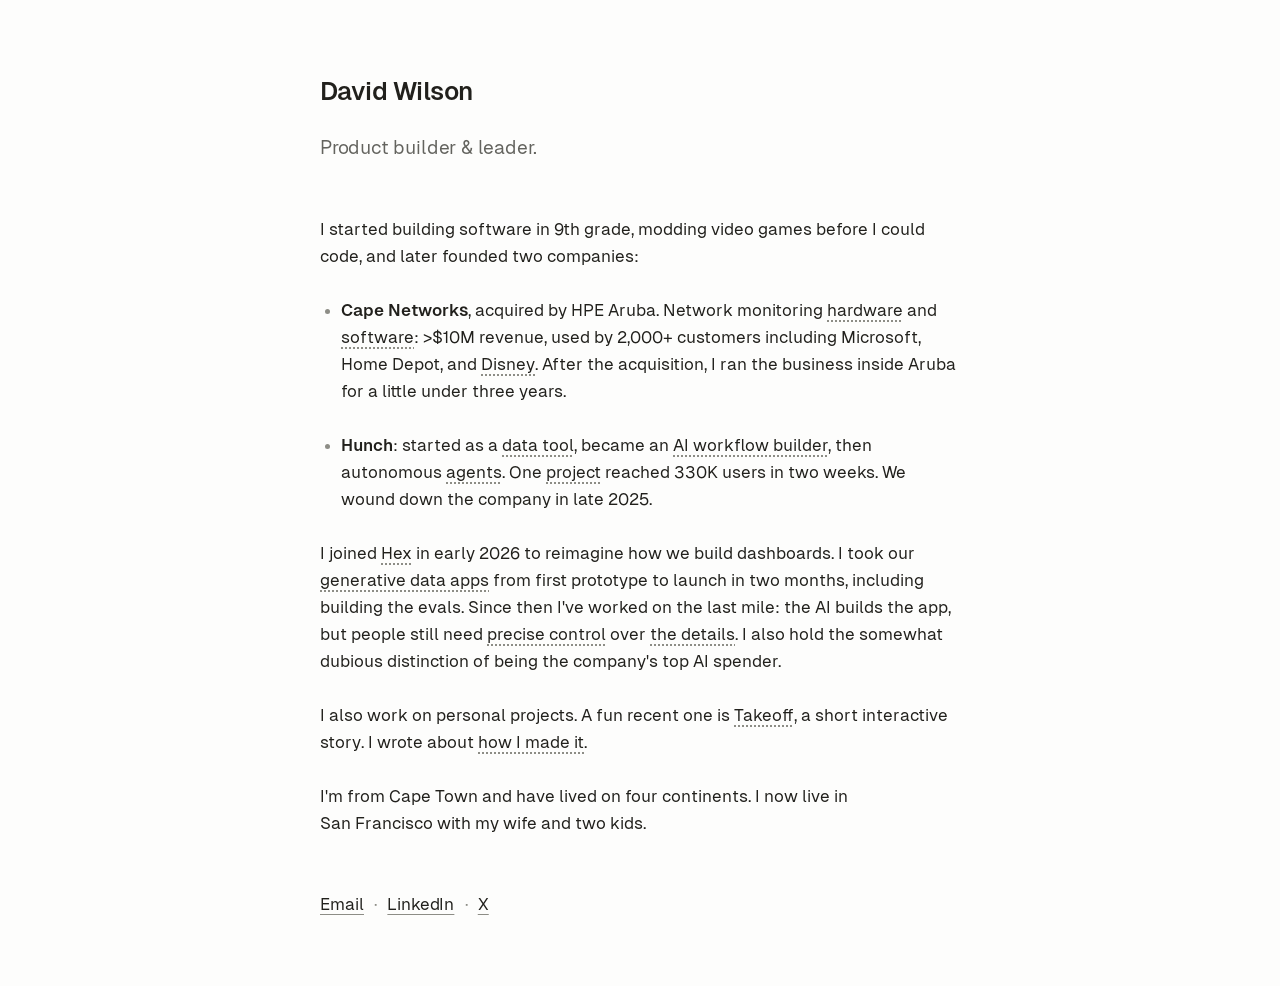
<file: index.html>
<!doctype html>
<html lang="en" style="color-scheme: light dark">
    <head>
        <meta charset="UTF-8" />
        <meta name="viewport" content="width=device-width, initial-scale=1.0" />
        <meta name="theme-color" content="#fdfdfc" media="(prefers-color-scheme: light)" />
        <meta name="theme-color" content="#0a0a09" media="(prefers-color-scheme: dark)" />
        <title>David Wilson</title>
        <meta
            name="description"
            content="Product builder &amp; leader. Cofounder of Cape Networks (acquired by HPE Aruba) and Hunch. Now at Hex."
        />
        <meta property="og:title" content="David Wilson" />
        <meta
            property="og:description"
            content="Product builder &amp; leader. Cofounder of Cape Networks (acquired by HPE Aruba) and Hunch. Now at Hex."
        />
        <meta
            property="og:image"
            content="https://david.bio/assets/profile_sq.jpg"
        />
        <link rel="canonical" href="https://david.bio/" />
        <meta property="og:url" content="https://david.bio" />
        <meta property="og:type" content="profile" />
        <meta property="og:site_name" content="David Wilson" />
        <meta name="twitter:card" content="summary_large_image" />
        <meta name="twitter:title" content="David Wilson" />
        <meta
            name="twitter:description"
            content="Product builder &amp; leader. Cofounder of Cape Networks (acquired by HPE Aruba) and Hunch. Now at Hex."
        />
        <meta
            name="twitter:image"
            content="https://david.bio/assets/profile_sq.jpg"
        />
        <script type="application/ld+json">
        {
            "@context": "https://schema.org",
            "@type": "Person",
            "name": "David Wilson",
            "url": "https://david.bio",
            "image": "https://david.bio/assets/profile_sq.jpg",
            "description": "Product builder & leader. Cofounder of Cape Networks (acquired by HPE Aruba) and Hunch. Now at Hex.",
            "worksFor": {
                "@type": "Organization",
                "name": "Hex",
                "url": "https://hex.tech"
            },
            "sameAs": [
                "https://www.linkedin.com/in/daviddbwilson/",
                "https://x.com/daviddbwilson"
            ]
        }
        </script>
        <link rel="stylesheet" href="assets/fonts/geist.css?v=20261120l" />
        <link rel="stylesheet" href="styles.css?v=20261120l" />
        <link
            rel="icon"
            type="image/png"
            sizes="32x32"
            href="assets/favicon-32x32.png"
        />
        <link
            rel="icon"
            type="image/png"
            sizes="16x16"
            href="assets/favicon-16x16.png"
        />
        <link
            rel="apple-touch-icon"
            sizes="180x180"
            href="assets/apple-touch-icon.png"
        />
    </head>
    <body class="home-body">
        <a href="#main" class="skip-link">Skip to content</a>
        <!--
            The ?v= on the stylesheets and scripts above and below makes
            browsers fetch them again after a change. Bump it whenever
            styles.css, cards.js, card-preview.js or the fonts change.
        -->
        <!--
            Links with data-card get a preview (hover card on desktop, bottom
            drawer on touch). Their caption, image and URL live in cards.js;
            the href here is what works when JavaScript is off.
        -->
        <!-- .page is the layer that shrinks back when a preview opens on a phone. -->
        <div class="page">
        <main id="main" class="home">
            <header class="home-header">
                <h1><span data-card="hello">David Wilson</span></h1>
                <p class="tagline">
                    Product builder &amp; leader.
                </p>
            </header>
            <p>
                I started building software in 9th grade, modding video games
                before I could code, and later founded two companies:
            </p>
            <ul class="companies">
                <li>
                    <strong>Cape Networks</strong>, acquired by HPE&nbsp;Aruba.
                    Network monitoring
                    <a
                        class="card-link"
                        data-card="hardware"
                        href="https://www.bould.com/work/aruba"
                        target="_blank"
                        rel="noopener"
                        >hardware</a
                    >
                    and <span data-card="software">software</span>:
                    &gt;$10M revenue,
                    used by 2,000+&nbsp;customers including Microsoft, Home
                    Depot, and
                    <a
                        class="card-link"
                        data-card="disney"
                        href="https://vimeo.com/738368274"
                        target="_blank"
                        rel="noopener"
                        >Disney</a
                    >. After the acquisition, I ran the business inside Aruba for
                    a little under three years.
                </li>
                <li>
                    <strong>Hunch</strong>: started as a
                    <a
                        class="card-link"
                        data-card="neon"
                        href="https://neon.ac/preview"
                        target="_blank"
                        rel="noopener"
                        >data tool</a
                    >, became an
                    <a
                        class="card-link"
                        data-card="hunch"
                        href="https://x.com/Scobleizer/status/1784743064541757913"
                        target="_blank"
                        rel="noopener"
                        >AI workflow builder</a
                    >, then autonomous
                    <a
                        class="card-link"
                        data-card="agents"
                        href="/blog/reliable-background-agents/"
                        >agents</a
                    >. One
                    <a
                        class="card-link"
                        data-card="rewind"
                        href="https://www.youtube.com/watch?v=gTQG0SfJb9Y"
                        target="_blank"
                        rel="noopener"
                        >project</a
                    >
                    reached 330K&nbsp;users in two weeks. We wound down the company
                    in late 2025.
                </li>
            </ul>
            <p>
                I joined
                <a
                    class="card-link"
                    data-card="hex"
                    href="https://hex.tech"
                    target="_blank"
                    rel="noopener"
                    >Hex</a
                >
                in early 2026 to reimagine how we build dashboards. I took our
                <a
                    class="card-link"
                    data-card="gda"
                    href="https://hex.tech/blog/introducing-generative-data-apps/"
                    target="_blank"
                    rel="noopener"
                    >generative data apps</a
                >
                from first prototype to launch in two months, including building
                the evals. Since then I've worked on the last mile: the AI builds
                the app, but people still need
                <a
                    class="card-link"
                    data-card="controls"
                    href="https://hex.tech/blog/generative-chart-controls/"
                    target="_blank"
                    rel="noopener"
                    >precise control</a
                >
                over
                <a
                    class="card-link"
                    data-card="evals"
                    href="https://hex.tech/blog/we-used-evals-to-improve-ai-feature/"
                    target="_blank"
                    rel="noopener"
                    >the details</a
                >. I also hold the somewhat dubious distinction of being the
                company's
                top AI spender.
            </p>
            <p>
                I also work on personal projects. A fun recent one is
                <a
                    class="card-link"
                    data-card="takeoff"
                    href="https://takeoff.david.bio/"
                    target="_blank"
                    rel="noopener"
                    >Takeoff</a
                >, a short interactive story. I wrote about
                <a
                    class="card-link"
                    data-card="makingof"
                    href="/blog/how-i-made-takeoff/"
                    >how I made it</a
                >.
            </p>
            <p>
                I'm from Cape Town and have lived on four continents. I now
                live in San&nbsp;Francisco with my
                <span data-card="family">wife and two kids</span>.
            </p>
            <footer class="home-footer">
                <ul class="contact">
                    <li id="email-item">
                        <a href="#" id="email-link">Email</a>
                        <noscript>
                            <style>
                                #email-item,
                                #email-item + li::before {
                                    display: none;
                                }
                            </style>
                        </noscript>
                    </li>
                    <li>
                        <a
                            href="https://www.linkedin.com/in/daviddbwilson/"
                            target="_blank"
                            rel="noopener"
                            >LinkedIn</a
                        >
                    </li>
                    <li>
                        <a
                            href="https://x.com/daviddbwilson"
                            target="_blank"
                            rel="noopener"
                            >X</a
                        >
                    </li>
                </ul>
            </footer>
        </main>
        </div>
        <script>
            // The address is not in the page. It is put together, from pieces
            // written backwards, only when someone points at, touches or
            // tabs to the Email link, so a program that reads the page (even
            // one that runs its scripts) doesn't find a mailto: address.
            (function () {
                var link = document.getElementById("email-link");
                var pieces = ["moc.liamg", "nosliwbddivad"];
                function back(s) {
                    return s.split("").reverse().join("");
                }
                function arm() {
                    link.href =
                        "mailto:" + back(pieces[1]) + "\u0040" + back(pieces[0]);
                }
                ["pointerenter", "pointerdown", "touchstart", "focus", "click"].forEach(
                    function (type) {
                        link.addEventListener(type, arm, { once: true });
                    }
                );
            })();
        </script>
        <script src="sf-weather.js?v=20261120l" defer></script>
        <script src="cards.js?v=20261120l" defer></script>
        <script src="card-preview.js?v=20261120l" defer></script>
    </body>
</html>
</file>
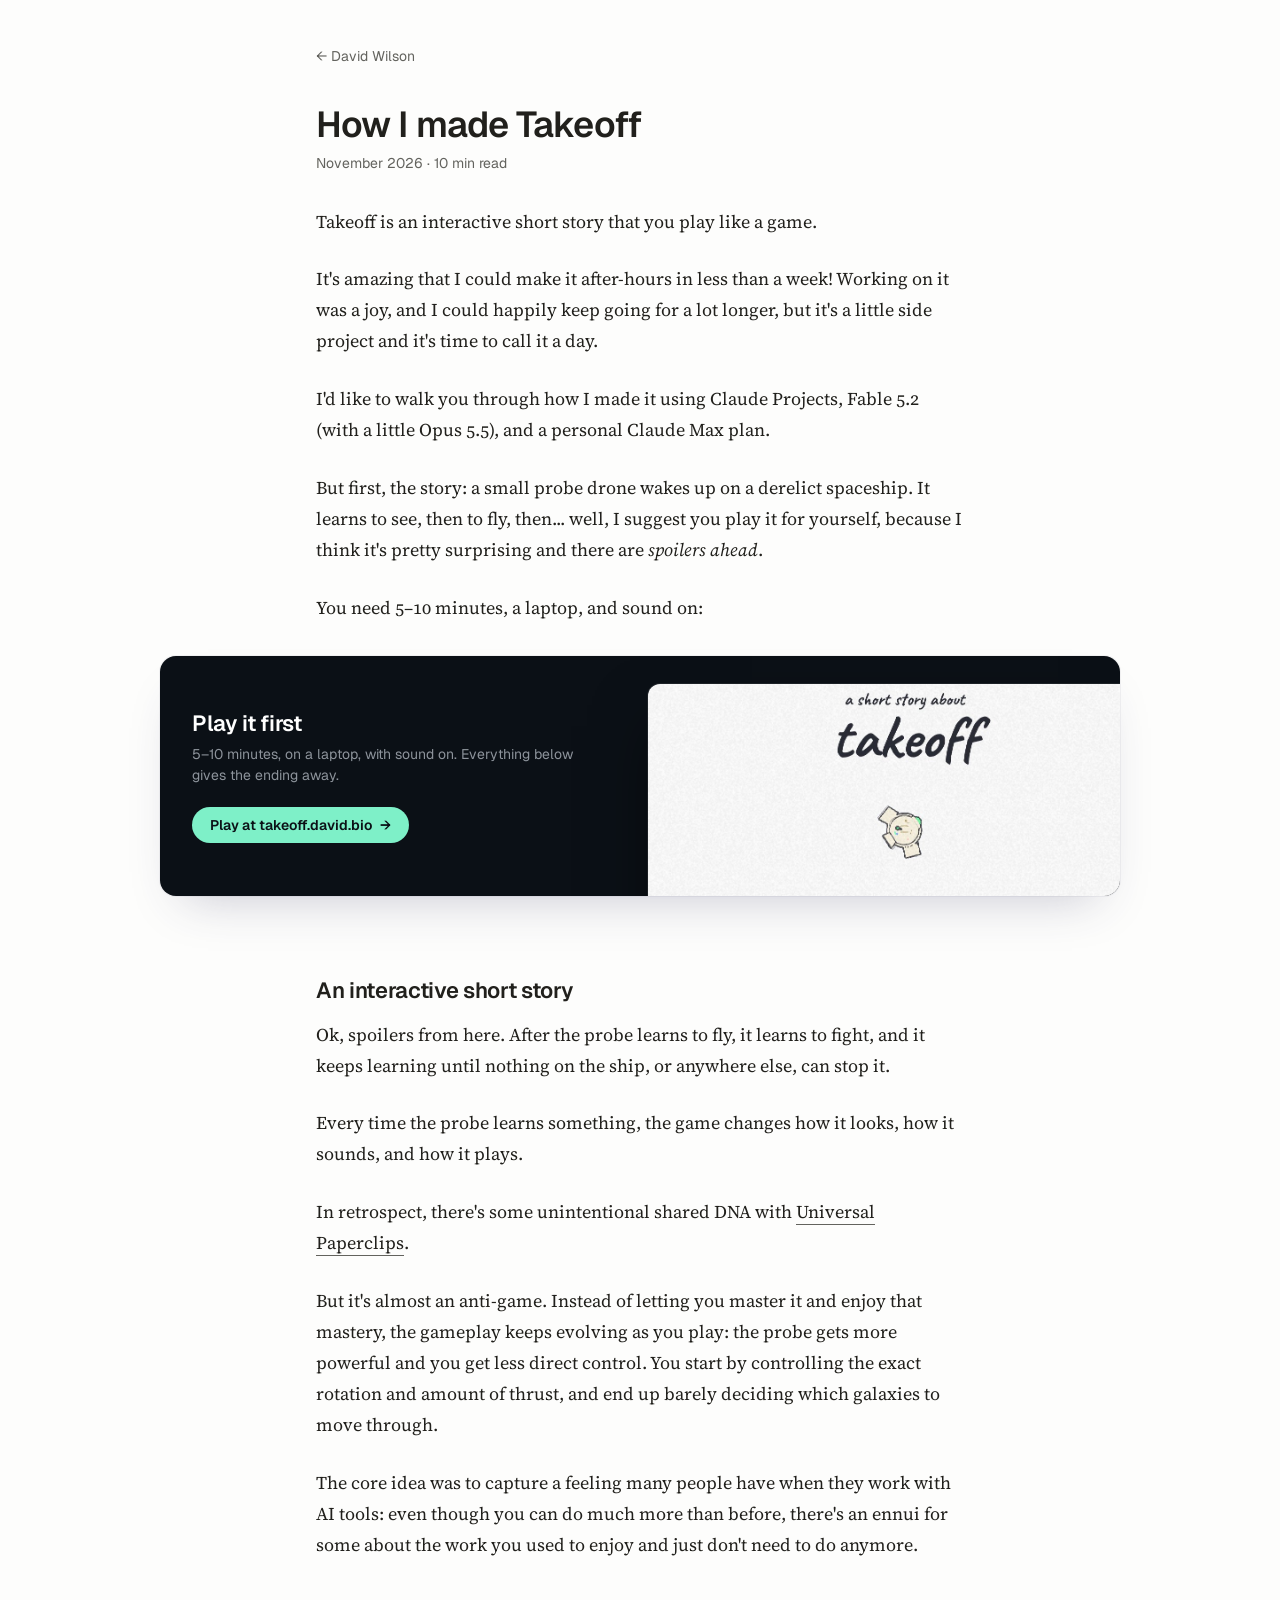
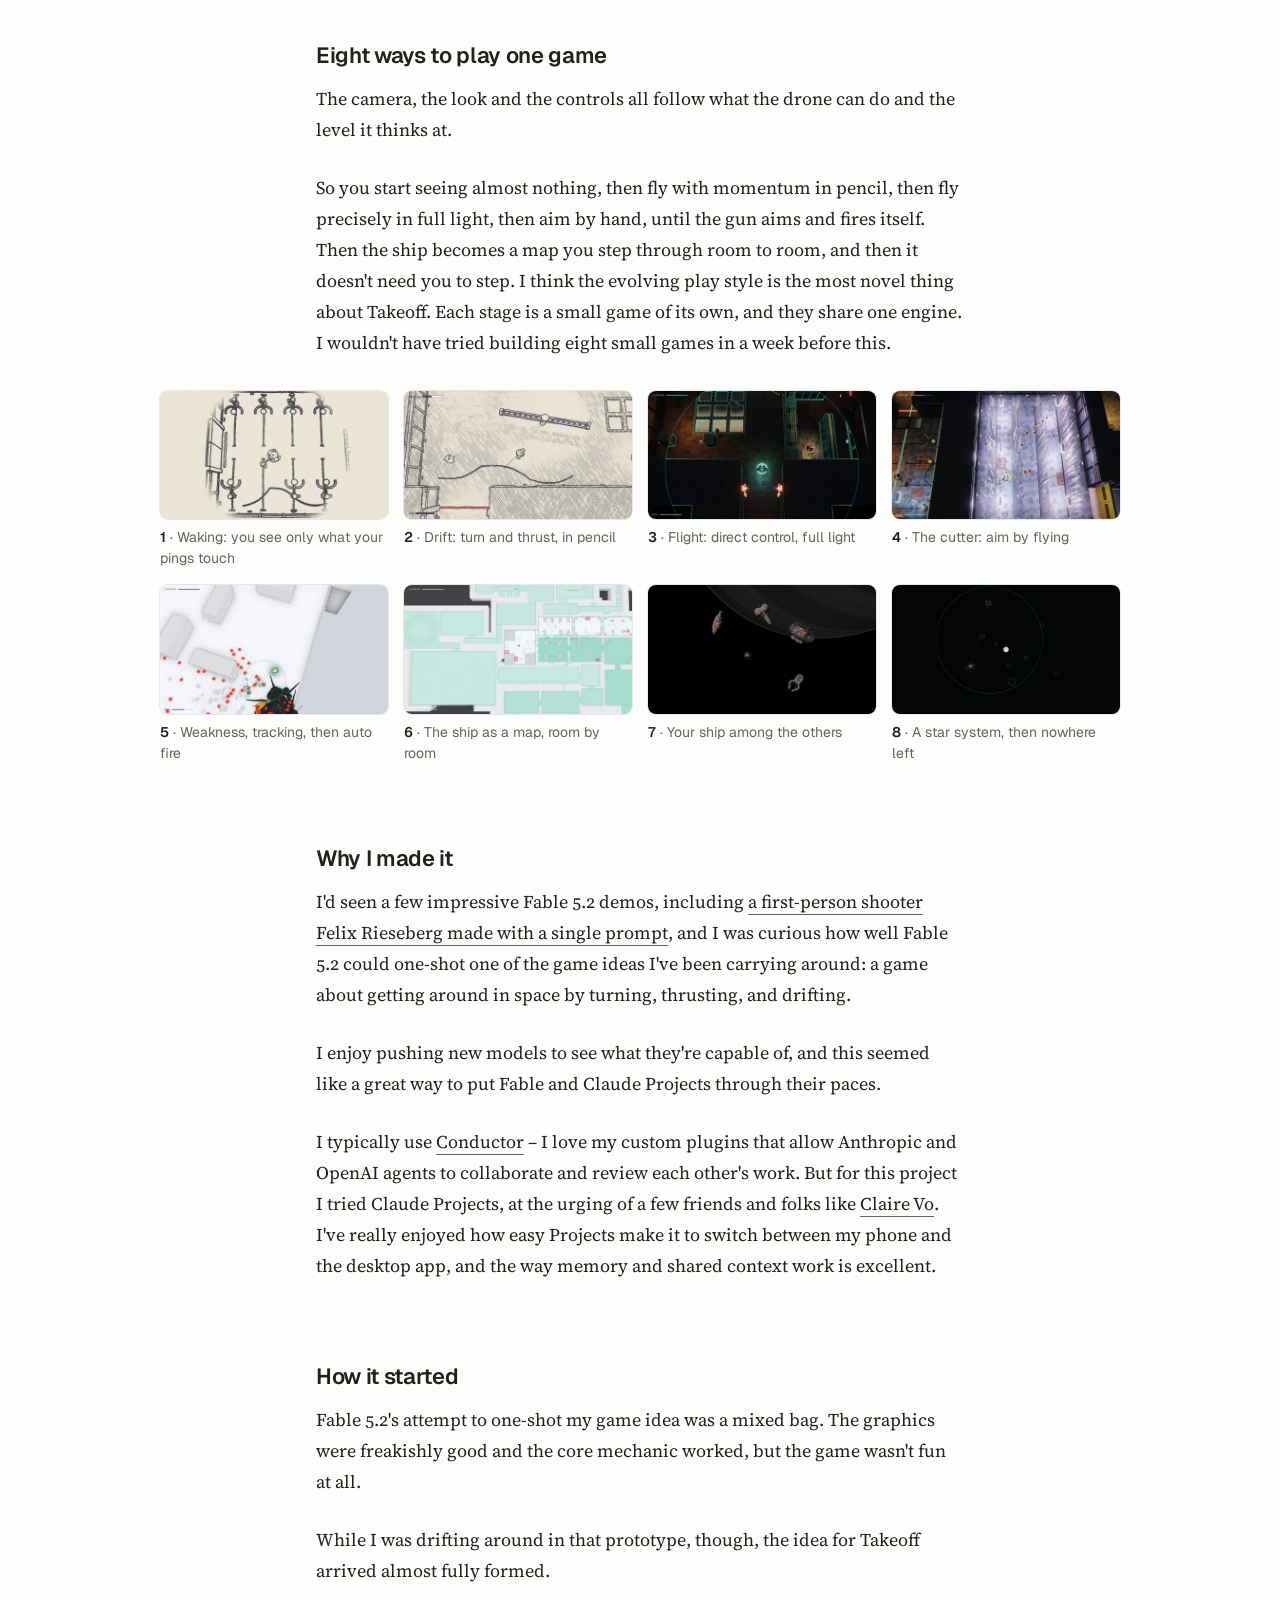
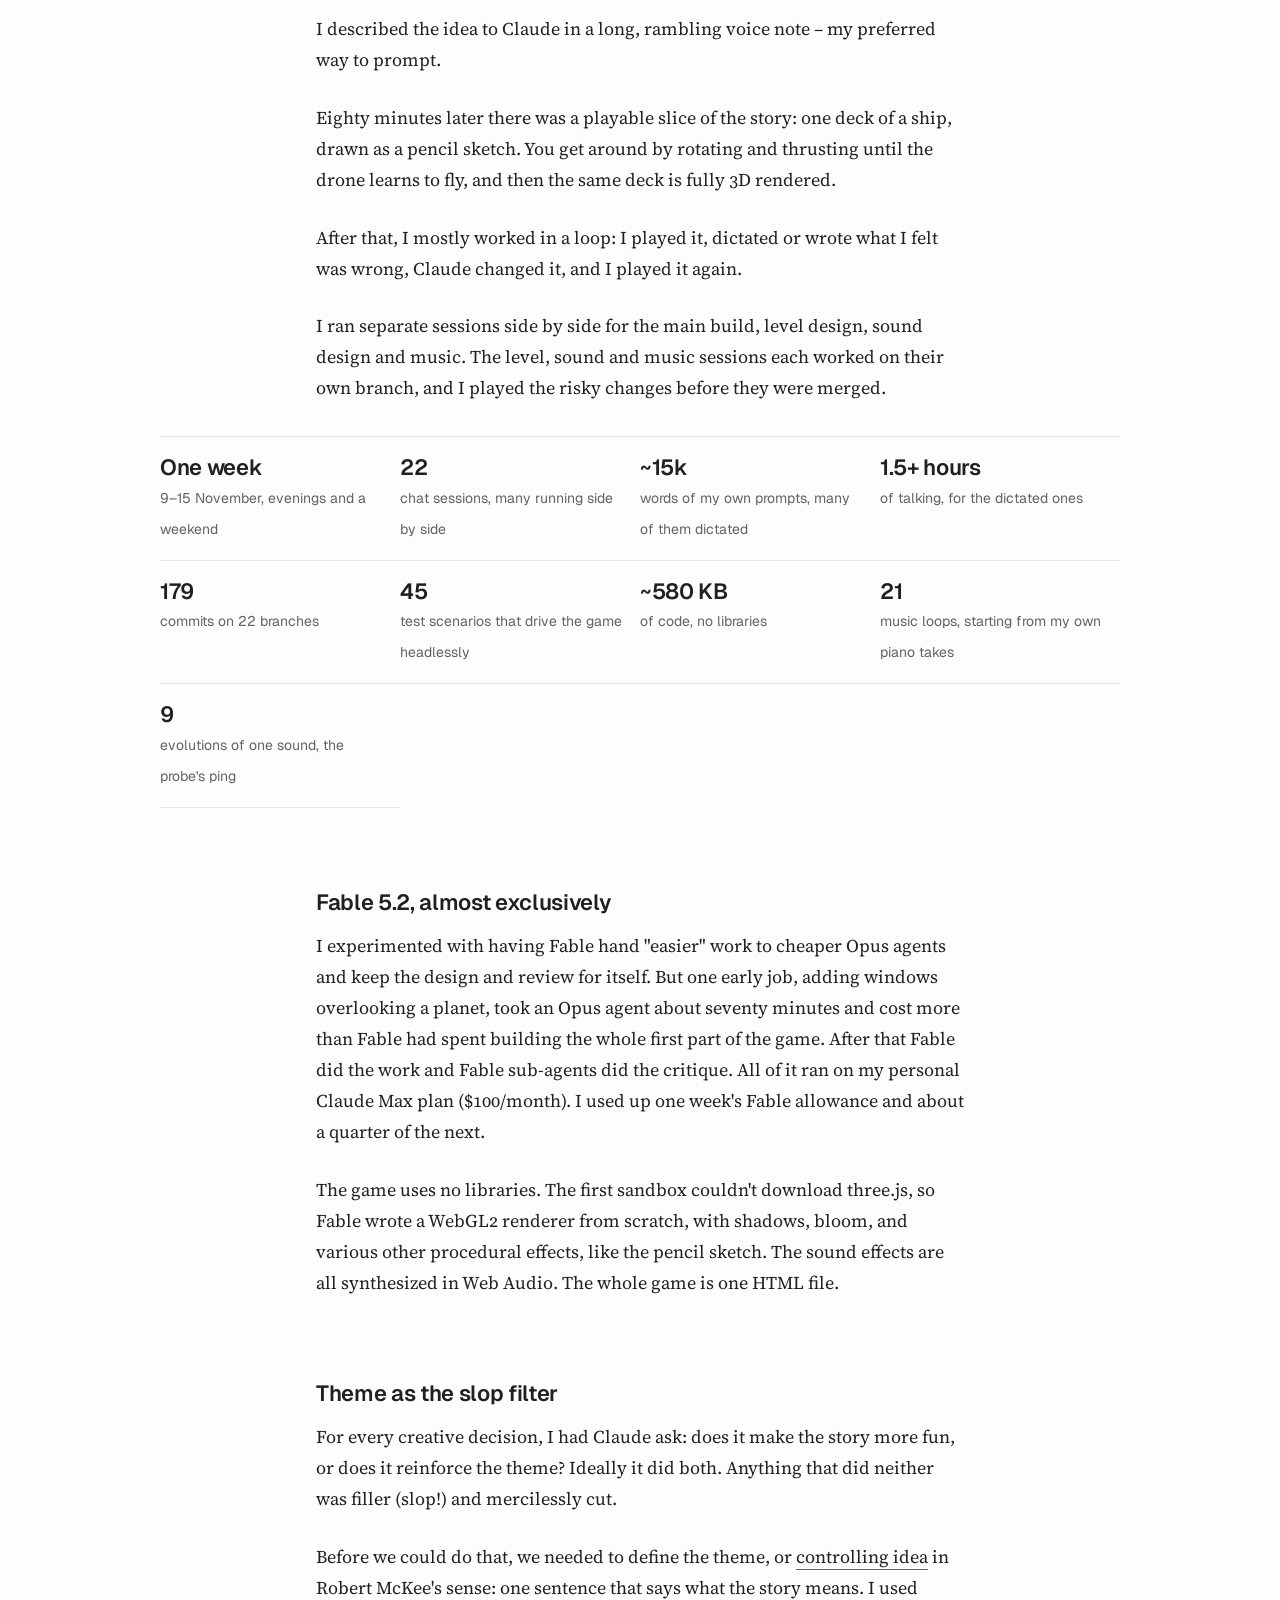
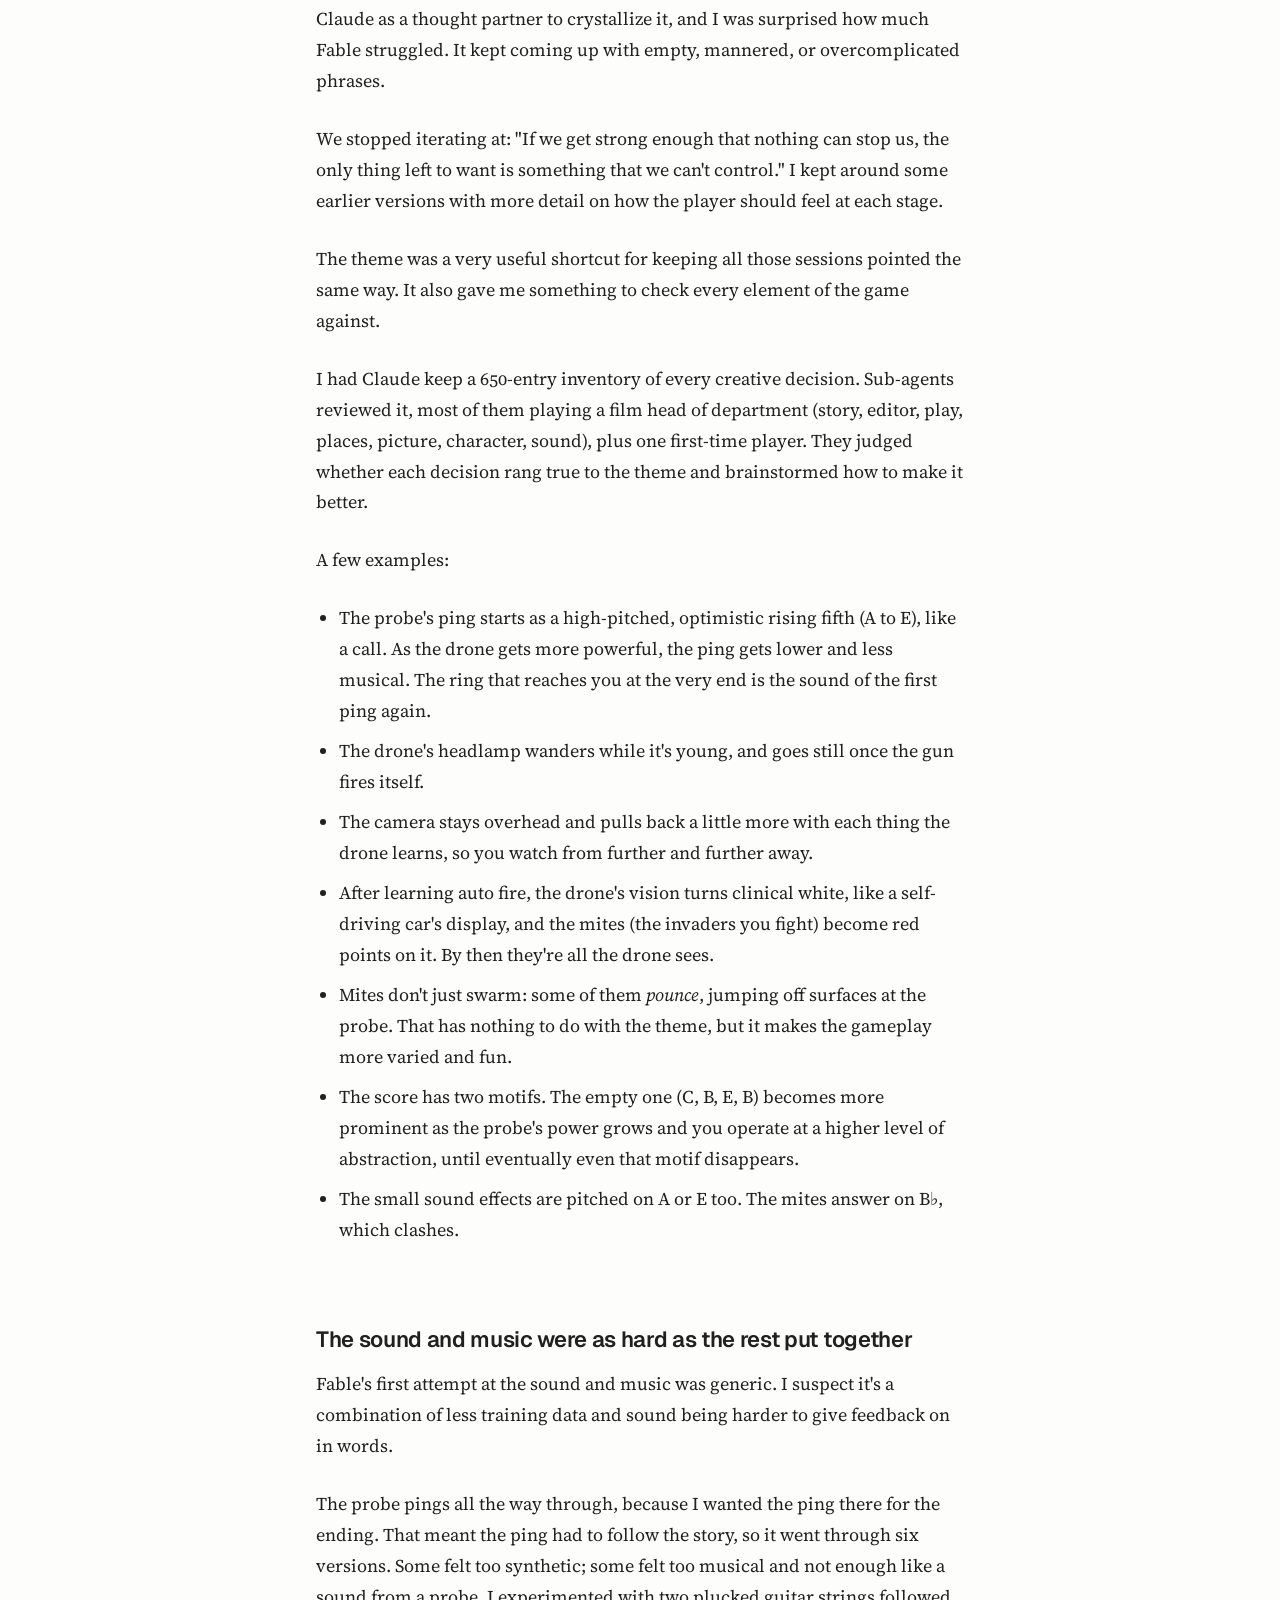
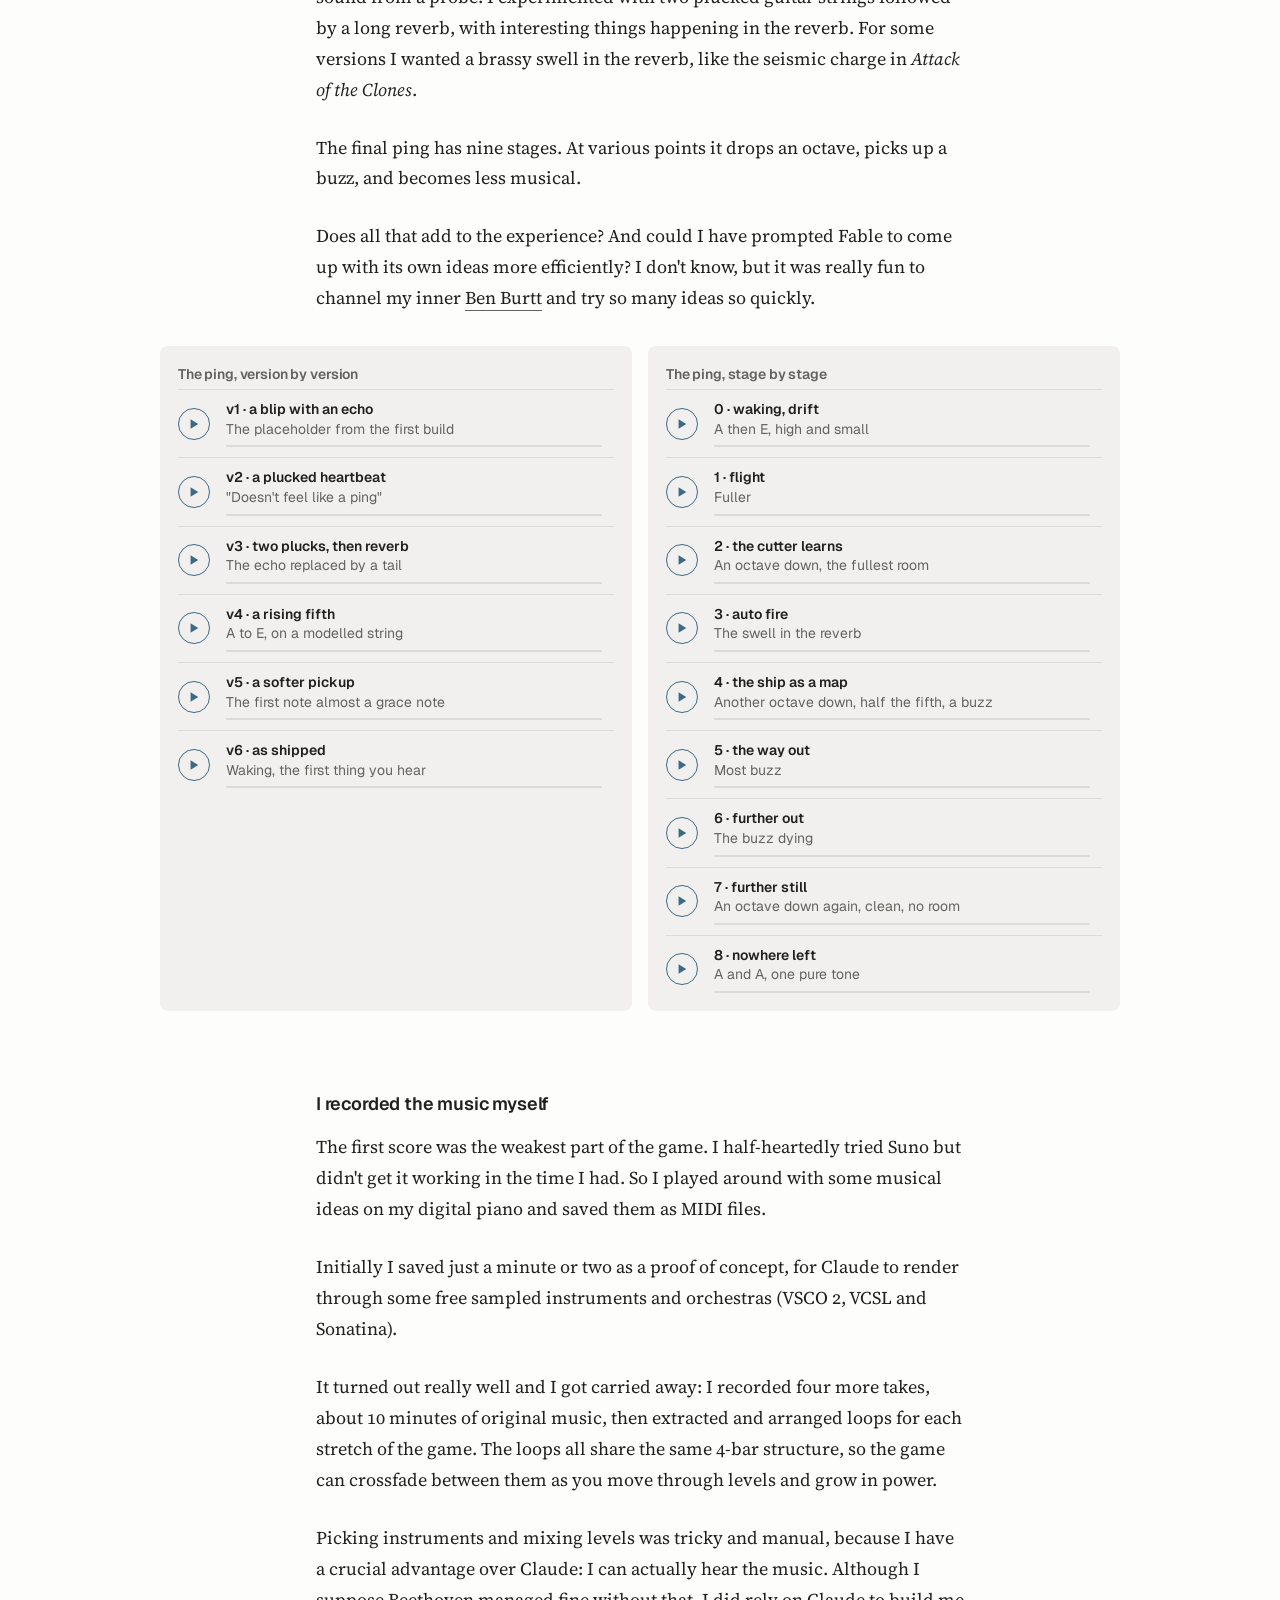
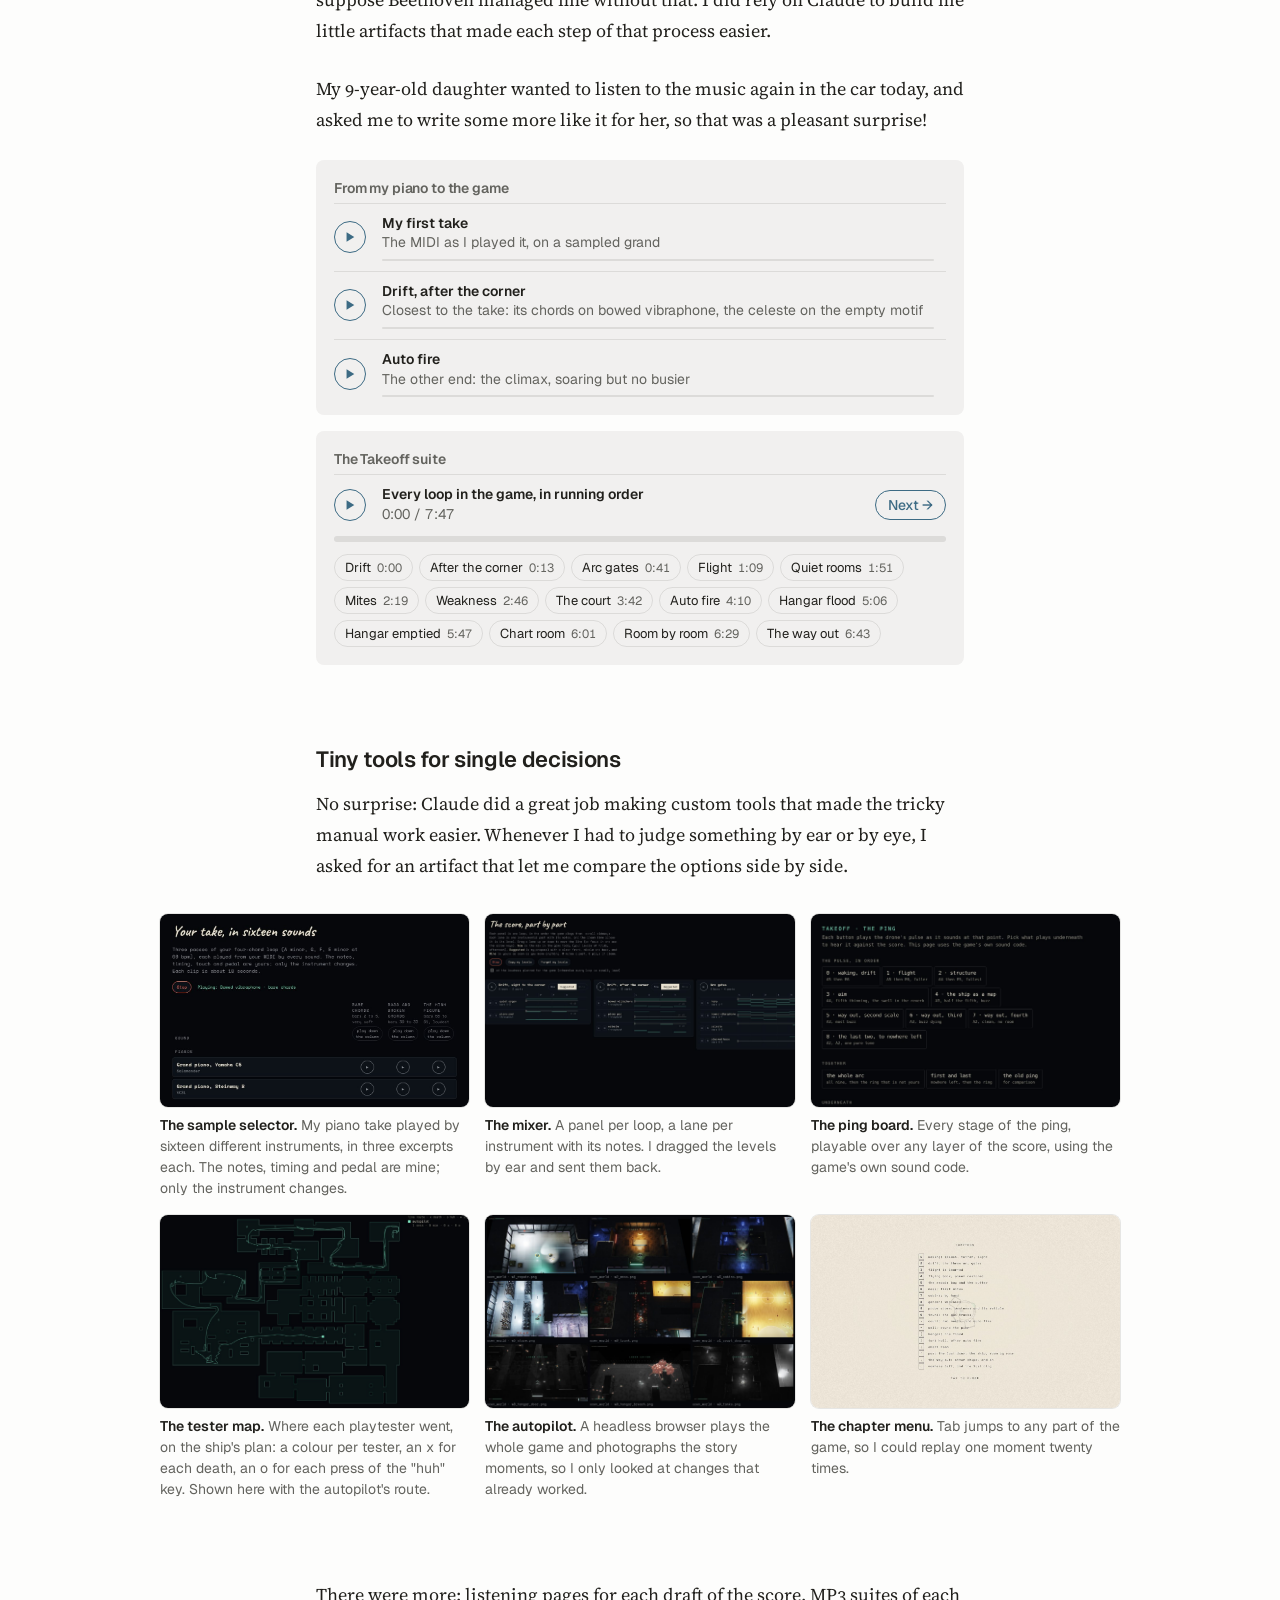
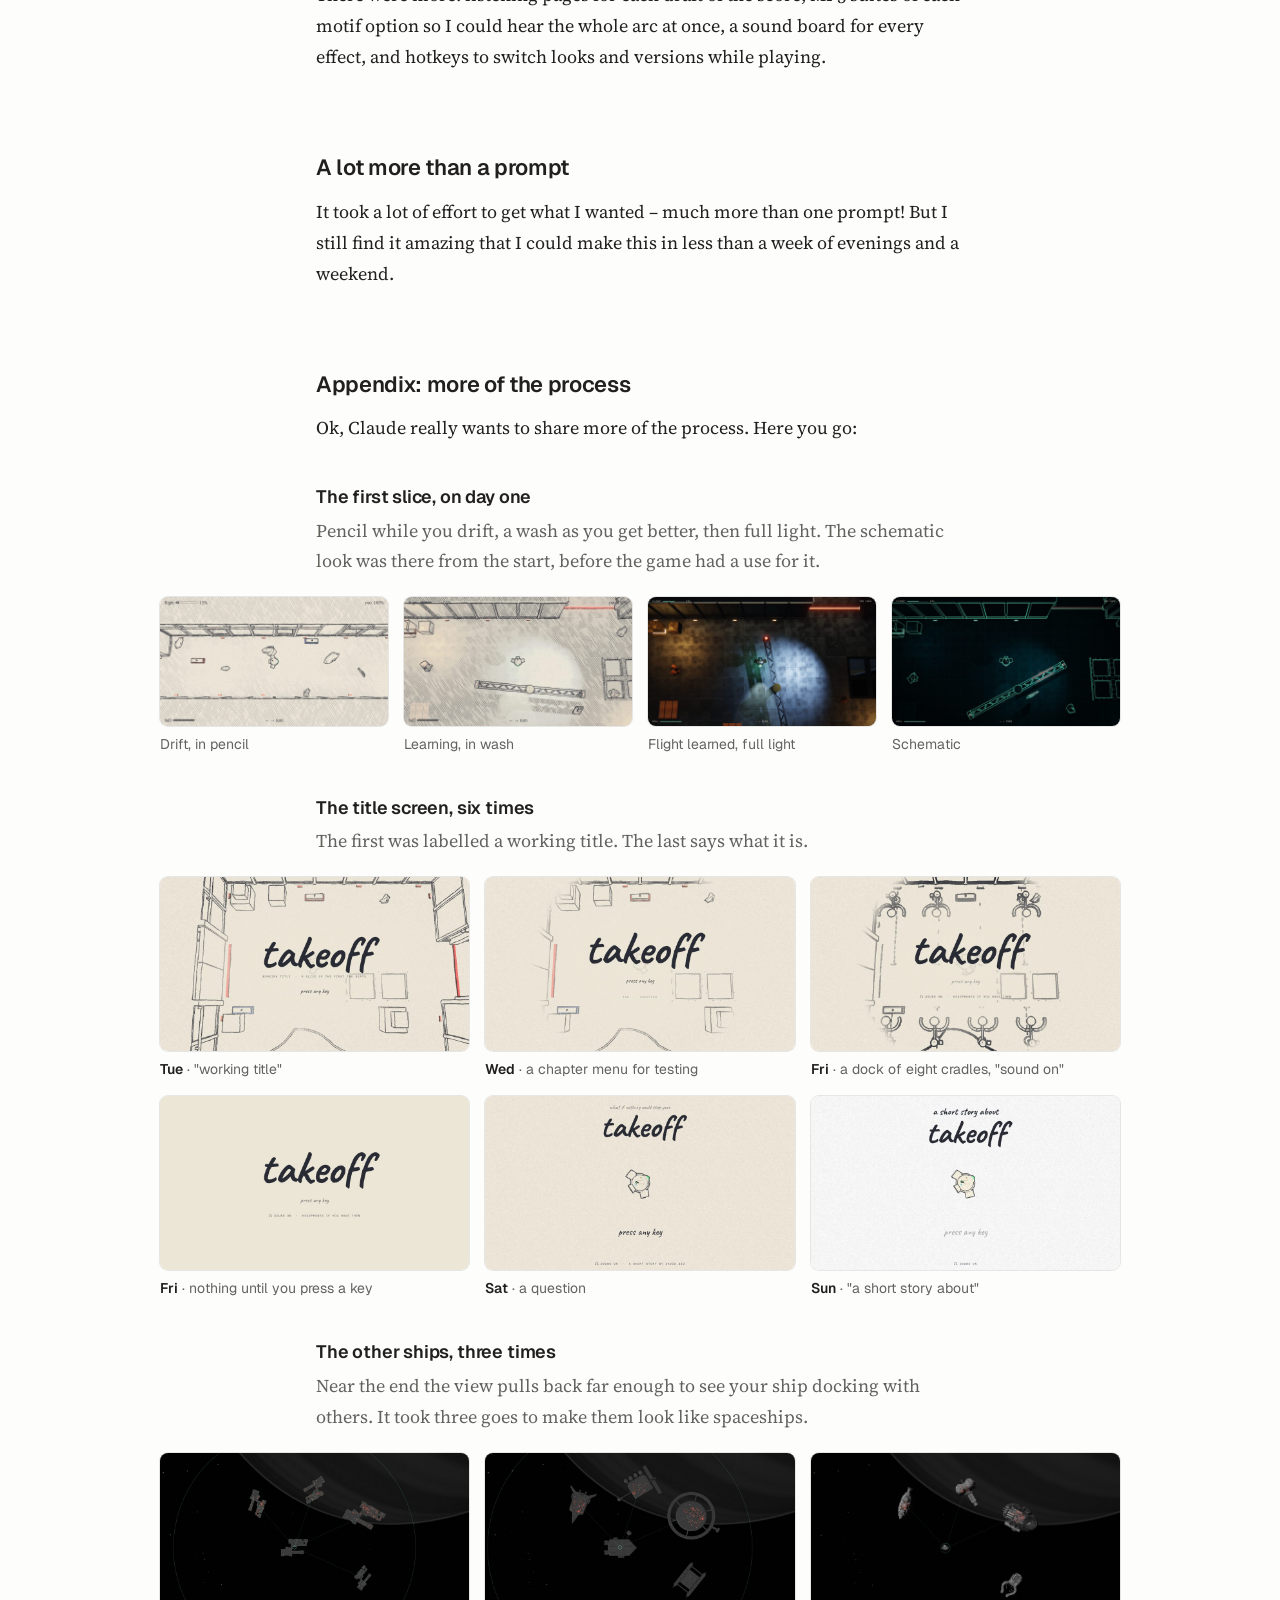
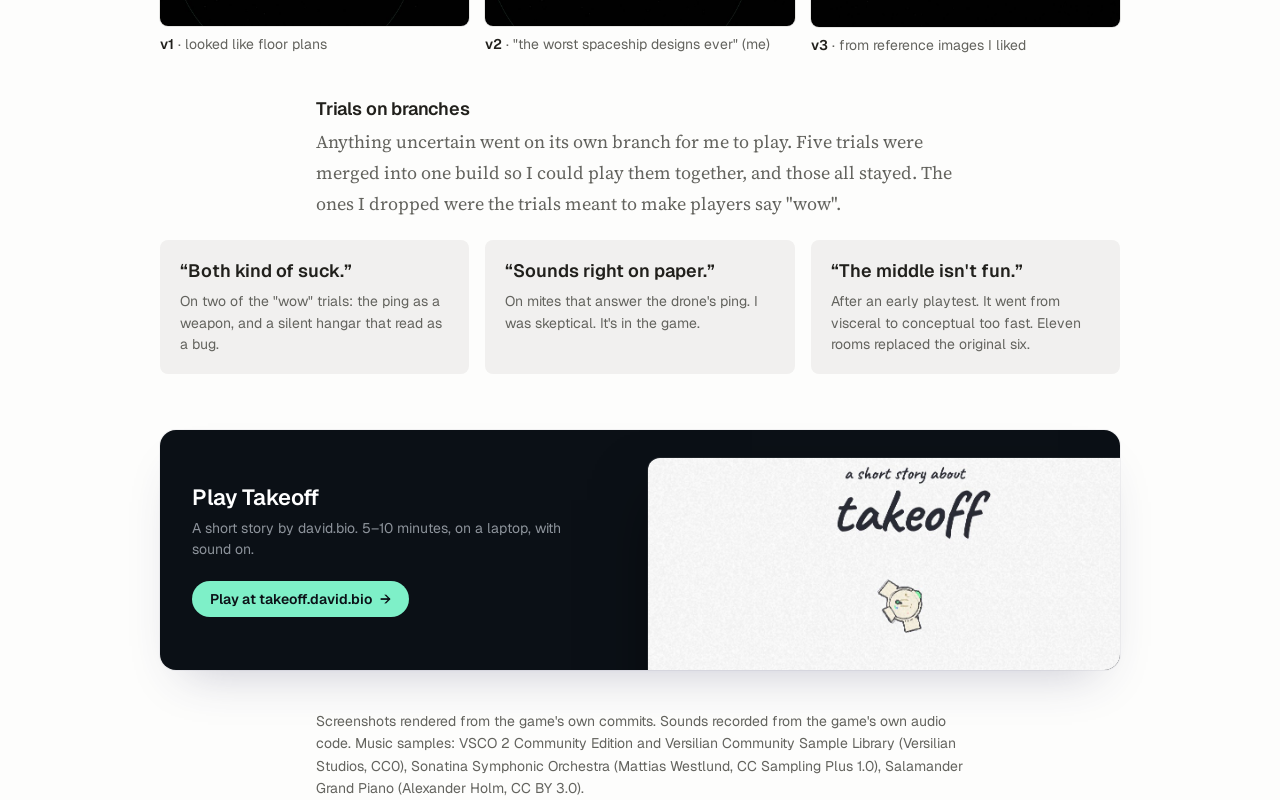
<file: blog/how-i-made-takeoff/index.html>
<!DOCTYPE html>
<html lang="en">
<head>
<meta charset="utf-8">
<meta name="viewport" content="width=device-width,initial-scale=1">
<title>How I made Takeoff</title>
<meta name="description" content="Takeoff is an interactive short story you play like a game. How I made it in under a week of evenings with Fable 5.2, my own piano and a lot of tiny tools.">
<meta property="og:title" content="How I made Takeoff">
<meta property="og:description" content="An interactive short story you play like a game, made in under a week of evenings with Fable 5.2.">
<meta property="og:image" content="https://david.bio/blog/how-i-made-takeoff/img/play_title.jpg">
<meta property="og:url" content="https://david.bio/blog/how-i-made-takeoff/">
<meta property="og:type" content="article">
<meta name="twitter:card" content="summary_large_image">
<link rel="canonical" href="https://david.bio/blog/how-i-made-takeoff/">

<link rel="preconnect" href="https://fonts.googleapis.com">
<link rel="preconnect" href="https://fonts.gstatic.com" crossorigin>
<link href="https://fonts.googleapis.com/css2?family=Geist:wght@400;600&family=Source+Serif+4:ital,opsz,wght@0,8..60,400;0,8..60,600;1,8..60,400&display=swap" rel="stylesheet">
<style>
/* Matches david.bio's article style: Radix Sand neutrals, Geist for headings and small text, Source Serif 4 for reading, a 680px column with wider figures. Four text sizes: 36 / 22 / 18 / 14. */
:root{
  --text:#21201c; --heading:#21201c; --secondary:#63635e; --bg:#fdfdfc; --card:#f1f0ef;
  --accent:#3d6b84; --hairline:rgba(33,32,28,.1);
  --game:#0b1016; --mint:#7ef0c8; --game-text:#e8e1cf; --game-dim:#8d939b;
  --sans:"Geist",-apple-system,BlinkMacSystemFont,sans-serif;
  --serif:"Source Serif 4",Georgia,"Times New Roman",serif;
  --xl:36px; --l:22px; --m:18px; --s:14px;
  /* layout: one 680px reading column; galleries and the play card widen to 960px */
  color-scheme:light;
}
@media (prefers-color-scheme:dark){:root:not([data-theme="light"]){--text:#e0e0dc;--heading:#eeeeec;--secondary:#a1a09a;--bg:#0a0a09;--card:#1c1c1b;--accent:#7eb8d6;--hairline:rgba(238,238,236,.12);color-scheme:dark}}
:root[data-theme="dark"]{--text:#e0e0dc;--heading:#eeeeec;--secondary:#a1a09a;--bg:#0a0a09;--card:#1c1c1b;--accent:#7eb8d6;--hairline:rgba(238,238,236,.12);color-scheme:dark}

*{box-sizing:border-box}
html{background:var(--bg)}
body{margin:0;background:var(--bg);color:var(--text);font:400 var(--m)/1.72 var(--serif);font-feature-settings:"kern" 1,"liga" 1,"onum" 1;-webkit-font-smoothing:antialiased}
img{max-width:100%;height:auto;display:block}
a{color:inherit}
a:focus-visible,button:focus-visible{outline:2px solid var(--accent);outline-offset:3px;border-radius:4px}
p,ul,figure,h1,h2,h3{margin:0}

.col{max-width:680px;margin-left:auto;margin-right:auto;padding:0 16px}
.wide{max-width:992px;margin-left:auto;margin-right:auto;padding:0 16px}
.stack{display:grid;gap:1.5em}
.stack > h2,.stack > h3{margin-bottom:-.6em}
.fig-block{margin-top:48px}
section{margin-top:80px}

.back{font:400 var(--s)/1.6 var(--sans);color:var(--secondary);text-decoration:none}
.back:hover{color:var(--accent)}
h1{font:600 var(--xl)/1.2 var(--sans);letter-spacing:-.025em;color:var(--heading);text-wrap:balance;margin:32px 0 6px}
.meta{font:400 var(--s)/1.6 var(--sans);color:var(--secondary)}
h2{font:600 var(--l)/1.35 var(--sans);letter-spacing:-.015em;color:var(--heading);text-wrap:balance;margin-bottom:.8em}
h3{font:600 var(--m)/1.4 var(--sans);letter-spacing:-.01em;color:var(--heading);margin-bottom:.35em}
.lede{font-size:var(--l);line-height:1.55;letter-spacing:-.01em;color:var(--heading)}
.body-sub{color:var(--secondary);font-size:var(--m)}
.prose a{text-decoration:none;border-bottom:1px solid var(--secondary)}
.prose a:hover{color:var(--accent);border-color:var(--accent)}
.prose ul{padding-left:1.3em;display:grid;gap:.5em}
.pull{font-size:var(--l);line-height:1.5;font-style:italic;color:var(--heading);padding:4px 0}

/* play card: a wide banner (1:4). Copy at the left, vertically centred; the game hung off the right edge and the foot, its words and the drone whole (stageshow corner bleed). One 28px gutter. */
.playcard{position:relative;display:block;height:240px;border-radius:16px;overflow:hidden;text-decoration:none;color:#fff;background:var(--game);
  box-shadow:0 0 0 1px rgba(50,50,93,.06),0 24px 48px -24px rgba(50,50,93,.28);transition:box-shadow .2s ease}
.playcard:hover{box-shadow:0 0 0 1px rgba(50,50,93,.08),0 30px 56px -24px rgba(50,50,93,.4)}
.pc-copy{position:absolute;left:32px;top:0;bottom:0;width:400px;display:flex;flex-direction:column;justify-content:center;gap:6px}
.pc-title{font:600 var(--l)/1.3 var(--sans);letter-spacing:-.015em;color:#fff}
.pc-text{font:400 var(--s)/1.55 var(--sans);color:var(--game-dim)}
.pc-btn{align-self:flex-start;display:inline-flex;align-items:center;gap:8px;margin-top:14px;padding:11px 18px;border-radius:999px;background:var(--mint);color:#0b1016;font:600 var(--s)/1 var(--sans)}
.playcard:hover .pc-btn{background:#9af5d6}
.pc-art{position:absolute;left:488px;right:-40px;top:28px;border-radius:12px 0 0 0;overflow:hidden;box-shadow:0 0 0 1px rgba(255,255,255,.08),0 30px 60px -12px rgba(0,0,0,.6)}
.pc-art img{width:100%;border-radius:0;box-shadow:none}
.ping{position:absolute;left:49.2%;top:48.1%;width:0;height:0;pointer-events:none}
.ping::before,.ping::after{content:"";position:absolute;width:240px;height:240px;margin:-120px 0 0 -120px;border:1.5px solid rgba(42,44,53,.5);border-radius:50%;transform:scale(.05);opacity:0;animation:ping 4.2s cubic-bezier(.2,.6,.3,1) infinite}
.ping::after{animation-delay:.18s;border-color:rgba(31,122,92,.45)}
@keyframes ping{0%{transform:scale(.05);opacity:.9}70%{opacity:.25}100%{transform:scale(1.25);opacity:0}}
@media (prefers-reduced-motion:reduce){.ping::before,.ping::after{animation:none;opacity:0}.playcard{transition:none}}
@media (max-width:860px){
  .playcard{height:auto;padding:0 0 24px}
  .pc-art{position:relative;left:auto;right:auto;top:auto;aspect-ratio:1155/440;margin:20px -24px 0 20px}
  .ping{top:80.7%}
  .pc-copy{position:static;width:auto;padding:20px 20px 0}
}

/* figures */
.grid{display:grid;gap:16px}
.g2{grid-template-columns:repeat(2,minmax(0,1fr))}
.g3{grid-template-columns:repeat(3,minmax(0,1fr))}
.g4{grid-template-columns:repeat(4,minmax(0,1fr))}
figure img{border-radius:8px;box-shadow:0 0 0 1px var(--hairline)}
figcaption{font:400 var(--s)/1.5 var(--sans);color:var(--secondary);margin-top:8px}
figcaption b{font-weight:600;color:var(--heading)}
.fig-block{margin-top:40px}
.fig-block .col{margin-bottom:20px}

/* numbers */
.numbers{display:grid;grid-template-columns:repeat(4,minmax(0,1fr));border-top:1px solid var(--hairline)}
.numbers div{padding:16px 16px 16px 0;border-bottom:1px solid var(--hairline)}
.numbers strong{display:block;font:600 var(--l)/1.3 var(--sans);color:var(--heading);letter-spacing:-.015em}
.numbers span{font:400 var(--s)/1.5 var(--sans);color:var(--secondary)}

/* notes */
.notes{display:grid;grid-template-columns:repeat(3,minmax(0,1fr));gap:16px}
.notes div{background:var(--card);border-radius:8px;padding:18px 20px}
.notes q{display:block;font:600 var(--m)/1.4 var(--sans);color:var(--heading);quotes:"\201C" "\201D"}
.notes p{font:400 var(--s)/1.55 var(--sans);color:var(--secondary);margin-top:8px}

/* audio */
.tracks-wrap{display:grid;grid-template-columns:repeat(2,minmax(0,1fr));gap:16px}
.tracks{background:var(--card);border-radius:8px;padding:8px 18px}
.tracks h3{font:600 var(--s)/1.5 var(--sans);color:var(--secondary);margin:10px 0 4px}
.track{display:grid;grid-template-columns:36px minmax(0,1fr) auto;gap:12px;align-items:center;padding:10px 0;border-top:1px solid var(--hairline)}
.track button{width:32px;height:32px;border-radius:50%;border:1.5px solid var(--accent);background:transparent;color:var(--accent);cursor:pointer;display:grid;place-items:center;padding:0}
.track button:hover{background:var(--hairline)}
.track button svg{width:12px;height:12px}
.track .t{font:600 var(--s)/1.4 var(--sans);color:var(--heading)}
.track .d{font:400 var(--s)/1.4 var(--sans);color:var(--secondary)}
.track .len{font:400 var(--s)/1 var(--sans);color:var(--secondary);font-variant-numeric:tabular-nums}
.track.on .t{color:var(--accent)}
.bar{height:2px;background:var(--hairline);margin-top:6px;border-radius:2px;overflow:hidden}
.bar i{display:block;height:100%;width:0;background:var(--accent)}

footer{font:400 var(--s)/1.6 var(--sans);color:var(--secondary);margin-top:40px;padding-bottom:64px}

@media (max-width:860px){
  .g4,.numbers{grid-template-columns:repeat(2,minmax(0,1fr))}
  .g3,.notes,.tracks-wrap{grid-template-columns:1fr}
}
@media (max-width:480px){
  :root{--xl:28px}
  .g2,.g4{grid-template-columns:1fr}
  .lede,.pull{font-size:20px}
}
.tools img{aspect-ratio:16/10;object-fit:cover;object-position:top left;height:auto}
@media (max-width:900px){.tools{grid-template-columns:repeat(2,minmax(0,1fr))}}
@media (max-width:560px){.tools{grid-template-columns:1fr}}
.suite-top{display:grid;grid-template-columns:36px minmax(0,1fr) auto;gap:12px;align-items:center;padding:10px 0;border-top:1px solid var(--hairline)}
.suite .sp{width:32px;height:32px;border-radius:50%;border:1.5px solid var(--accent);background:transparent;color:var(--accent);cursor:pointer;display:grid;place-items:center;padding:0}
.suite .sp svg{width:12px;height:12px}
.suite .t{font:600 var(--s)/1.4 var(--sans);color:var(--heading)}
.suite .d{font:400 var(--s)/1.4 var(--sans);color:var(--secondary);font-variant-numeric:tabular-nums}
.suite.on .t{color:var(--accent)}
.snext{font:500 var(--s)/1 var(--sans);color:var(--accent);background:transparent;border:1.5px solid var(--accent);border-radius:16px;padding:7px 12px;cursor:pointer}
.snext:hover,.suite .sp:hover{background:var(--hairline)}
.sbar{height:6px;background:var(--hairline);border-radius:3px;overflow:hidden;cursor:pointer;margin:2px 0 12px}
.sbar i{display:block;height:100%;width:0;background:var(--accent)}
.chapters{list-style:none;margin:0 0 10px;padding:0;display:flex;flex-wrap:wrap;gap:6px}
.chapters button{font:400 13px/1 var(--sans);color:var(--text);background:transparent;border:1px solid var(--hairline);border-radius:14px;padding:6px 10px;cursor:pointer;display:flex;gap:6px;align-items:baseline}
.chapters button:hover{border-color:var(--accent)}
.chapters .ct{color:var(--secondary);font-variant-numeric:tabular-nums;font-size:12px}
.chapters button.cur{border-color:var(--accent);color:var(--accent)}
</style>
</head>
<body>

<header class="col" style="padding-top:40px">
  <a class="back" href="https://david.bio">&larr; David Wilson</a>
  <h1>How I made Takeoff</h1>
  <p class="meta">November 2026 · 10 min read</p>
</header>

<section class="col prose stack" style="margin-top:32px">
<p>Takeoff is an interactive short story that you play like a game.</p>
<p>It's amazing that I could make it after-hours in less than a week! Working on it was a joy, and I could happily keep going for a lot longer, but it's a little side project and it's time to call it a day.</p>
<p>I'd like to walk you through how I made it using Claude Projects, Fable 5.2 (with a little Opus 5.5), and a personal Claude Max plan.</p>
<p>But first, the story: a small probe drone wakes up on a derelict spaceship. It learns to see, then to fly, then... well, I suggest you play it for yourself, because I think it's pretty surprising and there are <em>spoilers ahead</em>.</p>
<p>You need 5–10 minutes, a laptop, and sound on:</p>
</section>

<div class="wide" style="margin-top:32px">
  <a class="playcard" href="https://takeoff.david.bio">
    <div class="pc-art">
      <img src="img/play_title.jpg" width="1155" height="710" alt="Takeoff's title screen: a pencil sketch of the probe drone on white paper, under 'a short story about takeoff'.">
      <div class="ping" aria-hidden="true"></div>
    </div>
    <div class="pc-copy">
      <div class="pc-title">Play it first</div>
      <p class="pc-text">5–10 minutes, on a laptop, with sound on. Everything below gives the ending away.</p>
      <span class="pc-btn">Play at takeoff.david.bio <span aria-hidden="true">&rarr;</span></span>
    </div>
  </a>
</div>

<section class="col prose stack">
<h2>An interactive short story</h2>
<p>Ok, spoilers from here. After the probe learns to fly, it learns to fight, and it keeps learning until nothing on the ship, or anywhere else, can stop it.</p>
<p>Every time the probe learns something, the game changes how it looks, how it sounds, and how it plays.</p>
<p>In retrospect, there's some unintentional shared DNA with <a target="_blank" rel="noopener" href="https://www.decisionproblem.com/paperclips/">Universal Paperclips</a>.</p>
<p>But it's almost an anti-game. Instead of letting you master it and enjoy that mastery, the gameplay keeps evolving as you play: the probe gets more powerful and you get less direct control. You start by controlling the exact rotation and amount of thrust, and end up barely deciding which galaxies to move through.</p>
<p>The core idea was to capture a feeling many people have when they work with AI tools: even though you can do much more than before, there's an ennui for some about the work you used to enjoy and just don't need to do anymore.</p>
</section>

<section class="col prose stack">
<h2>Eight ways to play one game</h2>
<p>The camera, the look and the controls all follow what the drone can do and the level it thinks at.</p>
<p>So you start seeing almost nothing, then fly with momentum in pencil, then fly precisely in full light, then aim by hand, until the gun aims and fires itself. Then the ship becomes a map you step through room to room, and then it doesn't need you to step. I think the evolving play style is the most novel thing about Takeoff. Each stage is a small game of its own, and they share one engine. I wouldn't have tried building eight small games in a week before this.</p>
</section>

<div class="wide grid g4" style="margin-top:32px">
  <figure><img src="img/l1.jpg" width="960" height="540" alt="The dock sketched in pencil: everything the drone's pings have touched so far." loading="lazy"><figcaption><b>1</b> · Waking: you see only what your pings touch</figcaption></figure>
  <figure><img src="img/l2.jpg" width="960" height="540" alt="The drone drifting in pencil toward a girder that turns in the middle of the room." loading="lazy"><figcaption><b>2</b> · Drift: turn and thrust, in pencil</figcaption></figure>
  <figure><img src="img/l3.jpg" width="960" height="540" alt="Rendered room in full colour and light." loading="lazy"><figcaption><b>3</b> · Flight: direct control, full light</figcaption></figure>
  <figure><img src="img/l4.jpg" width="960" height="540" alt="The garden: rows of glowing rods, the drone among scattered mites." loading="lazy"><figcaption><b>4</b> · The cutter: aim by flying</figcaption></figure>
  <figure><img src="img/l5.jpg" width="960" height="540" alt="The hangar gone clinical white, red mites swarming a black nest." loading="lazy"><figcaption><b>5</b> · Weakness, tracking, then auto fire</figcaption></figure>
  <figure><img src="img/l6.jpg" width="960" height="540" alt="The ship from higher up, rooms washed in mint, red dots in the room being cleared." loading="lazy"><figcaption><b>6</b> · The ship as a map, room by room</figcaption></figure>
  <figure><img src="img/l7.jpg" width="960" height="540" alt="Four other ships over a planet, linked by lines to yours." loading="lazy"><figcaption><b>7</b> · Your ship among the others</figcaption></figure>
  <figure><img src="img/l8.jpg" width="960" height="540" alt="A star system drawn as thin mint orbits on black." loading="lazy"><figcaption><b>8</b> · A star system, then nowhere left</figcaption></figure>
</div>

<section class="col prose stack">
<h2>Why I made it</h2>
<p>I'd seen a few impressive Fable 5.2 demos, including <a target="_blank" rel="noopener" href="https://x.com/felixrieseberg/status/2119925633564463609">a first-person shooter Felix Rieseberg made with a single prompt</a>, and I was curious how well Fable 5.2 could one-shot one of the game ideas I've been carrying around: a game about getting around in space by turning, thrusting, and drifting.</p>
<p>I enjoy pushing new models to see what they're capable of, and this seemed like a great way to put Fable and Claude Projects through their paces.</p>
<p>I typically use <a target="_blank" rel="noopener" href="https://conductor.build">Conductor</a> – I love my custom plugins that allow Anthropic and OpenAI agents to collaborate and review each other's work. But for this project I tried Claude Projects, at the urging of a few friends and folks like <a target="_blank" rel="noopener" href="https://x.com/clairevo/status/2114012293105430813">Claire Vo</a>. I've really enjoyed how easy Projects make it to switch between my phone and the desktop app, and the way memory and shared context work is excellent.</p>
</section>

<section class="col prose stack">
<h2>How it started</h2>
<p>Fable 5.2's attempt to one-shot my game idea was a mixed bag. The graphics were freakishly good and the core mechanic worked, but the game wasn't fun at all.</p>
<p>While I was drifting around in that prototype, though, the idea for Takeoff arrived almost fully formed.</p>
<p>I described the idea to Claude in a long, rambling voice note – my preferred way to prompt.</p>
<p>Eighty minutes later there was a playable slice of the story: one deck of a ship, drawn as a pencil sketch. You get around by rotating and thrusting until the drone learns to fly, and then the same deck is fully 3D rendered.</p>
<p>After that, I mostly worked in a loop: I played it, dictated or wrote what I felt was wrong, Claude changed it, and I played it again.</p>
<p>I ran separate sessions side by side for the main build, level design, sound design and music. The level, sound and music sessions each worked on their own branch, and I played the risky changes before they were merged.</p>
</section>

<div class="wide" style="margin-top:32px">
  <div class="numbers" role="list">
    <div role="listitem"><strong>One week</strong><span>9–15 November, evenings and a weekend</span></div>
    <div role="listitem"><strong>22</strong><span>chat sessions, many running side by side</span></div>
    <div role="listitem"><strong>~15k</strong><span>words of my own prompts, many of them dictated</span></div>
    <div role="listitem"><strong>1.5+ hours</strong><span>of talking, for the dictated ones</span></div>
    <div role="listitem"><strong>179</strong><span>commits on 22 branches</span></div>
    <div role="listitem"><strong>45</strong><span>test scenarios that drive the game headlessly</span></div>
    <div role="listitem"><strong>~580 KB</strong><span>of code, no libraries</span></div>
    <div role="listitem"><strong>21</strong><span>music loops, starting from my own piano takes</span></div>
    <div role="listitem"><strong>9</strong><span>evolutions of one sound, the probe's ping</span></div>
  </div>
</div>

<section class="col prose stack">
<h2>Fable 5.2, almost exclusively</h2>
<p>I experimented with having Fable hand "easier" work to cheaper Opus agents and keep the design and review for itself. But one early job, adding windows overlooking a planet, took an Opus agent about seventy minutes and cost more than Fable had spent building the whole first part of the game. After that Fable did the work and Fable sub-agents did the critique. All of it ran on my personal Claude Max plan ($100/month). I used up one week's Fable allowance and about a quarter of the next.</p>
<p>The game uses no libraries. The first sandbox couldn't download three.js, so Fable wrote a WebGL2 renderer from scratch, with shadows, bloom, and various other procedural effects, like the pencil sketch. The sound effects are all synthesized in Web Audio. The whole game is one HTML file.</p>
</section>

<section class="col prose stack">
<h2>Theme as the slop filter</h2>
<p>For every creative decision, I had Claude ask: does it make the story more fun, or does it reinforce the theme? Ideally it did both. Anything that did neither was filler (slop!) and mercilessly cut.</p>
<p>Before we could do that, we needed to define the theme, or <a target="_blank" rel="noopener" href="https://www.screenplayology.com/content-sections/paths-problems-in-screenplay-studies/2-5/">controlling idea</a> in Robert McKee's sense: one sentence that says what the story means. I used Claude as a thought partner to crystallize it, and I was surprised how much Fable struggled. It kept coming up with empty, mannered, or overcomplicated phrases.</p>
<p>We stopped iterating at: "If we get strong enough that nothing can stop us, the only thing left to want is something that we can't control." I kept around some earlier versions with more detail on how the player should feel at each stage.</p>
<p>The theme was a very useful shortcut for keeping all those sessions pointed the same way. It also gave me something to check every element of the game against.</p>
<p>I had Claude keep a 650-entry inventory of every creative decision. Sub-agents reviewed it, most of them playing a film head of department (story, editor, play, places, picture, character, sound), plus one first-time player. They judged whether each decision rang true to the theme and brainstormed how to make it better.</p>
<p>A few examples:</p>
<ul>
<li>The probe's ping starts as a high-pitched, optimistic rising fifth (A to E), like a call. As the drone gets more powerful, the ping gets lower and less musical. The ring that reaches you at the very end is the sound of the first ping again.</li>
<li>The drone's headlamp wanders while it's young, and goes still once the gun fires itself.</li>
<li>The camera stays overhead and pulls back a little more with each thing the drone learns, so you watch from further and further away.</li>
<li>After learning auto fire, the drone's vision turns clinical white, like a self-driving car's display, and the mites (the invaders you fight) become red points on it. By then they're all the drone sees.</li>
<li>Mites don't just swarm: some of them <em>pounce</em>, jumping off surfaces at the probe. That has nothing to do with the theme, but it makes the gameplay more varied and fun.</li>
<li>The score has two motifs. The empty one (C, B, E, B) becomes more prominent as the probe's power grows and you operate at a higher level of abstraction, until eventually even that motif disappears.</li>
<li>The small sound effects are pitched on A or E too. The mites answer on B♭, which clashes.</li>
</ul>
</section>

<section class="col prose stack">
<h2>The sound and music were as hard as the rest put together</h2>
<p>Fable's first attempt at the sound and music was generic. I suspect it's a combination of less training data and sound being harder to give feedback on in words.</p>
<p>The probe pings all the way through, because I wanted the ping there for the ending. That meant the ping had to follow the story, so it went through six versions. Some felt too synthetic; some felt too musical and not enough like a sound from a probe. I experimented with two plucked guitar strings followed by a long reverb, with interesting things happening in the reverb. For some versions I wanted a brassy swell in the reverb, like the seismic charge in <em>Attack of the Clones</em>.</p>
<p>The final ping has nine stages. At various points it drops an octave, picks up a buzz, and becomes less musical.</p>
<p>Does all that add to the experience? And could I have prompted Fable to come up with its own ideas more efficiently? I don't know, but it was really fun to channel my inner <a target="_blank" rel="noopener" href="https://www.npr.org/transcripts/131968222">Ben Burtt</a> and try so many ideas so quickly.</p>
</section>

<div class="wide tracks-wrap" style="margin-top:32px">
  <div class="tracks">
    <h3>The ping, version by version</h3>
    <div class="track"><button aria-label="Play version 1"></button><div><div class="t">v1 · a blip with an echo</div><div class="d">The placeholder from the first build</div><div class="bar"><i></i></div></div><span class="len"></span><audio preload="none" src="audio/ping_v1.mp3"></audio></div>
    <div class="track"><button aria-label="Play version 2"></button><div><div class="t">v2 · a plucked heartbeat</div><div class="d">"Doesn't feel like a ping"</div><div class="bar"><i></i></div></div><span class="len"></span><audio preload="none" src="audio/ping_v2.mp3"></audio></div>
    <div class="track"><button aria-label="Play version 3"></button><div><div class="t">v3 · two plucks, then reverb</div><div class="d">The echo replaced by a tail</div><div class="bar"><i></i></div></div><span class="len"></span><audio preload="none" src="audio/ping_v3.mp3"></audio></div>
    <div class="track"><button aria-label="Play version 4"></button><div><div class="t">v4 · a rising fifth</div><div class="d">A to E, on a modelled string</div><div class="bar"><i></i></div></div><span class="len"></span><audio preload="none" src="audio/ping_v4.mp3"></audio></div>
    <div class="track"><button aria-label="Play version 5"></button><div><div class="t">v5 · a softer pickup</div><div class="d">The first note almost a grace note</div><div class="bar"><i></i></div></div><span class="len"></span><audio preload="none" src="audio/ping_v5.mp3"></audio></div>
    <div class="track"><button aria-label="Play version 6"></button><div><div class="t">v6 · as shipped</div><div class="d">Waking, the first thing you hear</div><div class="bar"><i></i></div></div><span class="len"></span><audio preload="none" src="audio/ping_v6.mp3"></audio></div>
  </div>
  <div class="tracks">
    <h3>The ping, stage by stage</h3>
    <div class="track"><button aria-label="Play stage 0"></button><div><div class="t">0 · waking, drift</div><div class="d">A then E, high and small</div><div class="bar"><i></i></div></div><span class="len"></span><audio preload="none" src="audio/stage_0.mp3"></audio></div>
    <div class="track"><button aria-label="Play stage 1"></button><div><div class="t">1 · flight</div><div class="d">Fuller</div><div class="bar"><i></i></div></div><span class="len"></span><audio preload="none" src="audio/stage_1.mp3"></audio></div>
    <div class="track"><button aria-label="Play stage 2"></button><div><div class="t">2 · the cutter learns</div><div class="d">An octave down, the fullest room</div><div class="bar"><i></i></div></div><span class="len"></span><audio preload="none" src="audio/stage_2.mp3"></audio></div>
    <div class="track"><button aria-label="Play stage 3"></button><div><div class="t">3 · auto fire</div><div class="d">The swell in the reverb</div><div class="bar"><i></i></div></div><span class="len"></span><audio preload="none" src="audio/stage_3.mp3"></audio></div>
    <div class="track"><button aria-label="Play stage 4"></button><div><div class="t">4 · the ship as a map</div><div class="d">Another octave down, half the fifth, a buzz</div><div class="bar"><i></i></div></div><span class="len"></span><audio preload="none" src="audio/stage_4.mp3"></audio></div>
    <div class="track"><button aria-label="Play stage 5"></button><div><div class="t">5 · the way out</div><div class="d">Most buzz</div><div class="bar"><i></i></div></div><span class="len"></span><audio preload="none" src="audio/stage_5.mp3"></audio></div>
    <div class="track"><button aria-label="Play stage 6"></button><div><div class="t">6 · further out</div><div class="d">The buzz dying</div><div class="bar"><i></i></div></div><span class="len"></span><audio preload="none" src="audio/stage_6.mp3"></audio></div>
    <div class="track"><button aria-label="Play stage 7"></button><div><div class="t">7 · further still</div><div class="d">An octave down again, clean, no room</div><div class="bar"><i></i></div></div><span class="len"></span><audio preload="none" src="audio/stage_7.mp3"></audio></div>
    <div class="track"><button aria-label="Play stage 8"></button><div><div class="t">8 · nowhere left</div><div class="d">A and A, one pure tone</div><div class="bar"><i></i></div></div><span class="len"></span><audio preload="none" src="audio/stage_8.mp3"></audio></div>
  </div>
</div>

<section class="col prose stack">
<h3>I recorded the music myself</h3>
<p>The first score was the weakest part of the game. I half-heartedly tried Suno but didn't get it working in the time I had. So I played around with some musical ideas on my digital piano and saved them as MIDI files.</p>
<p>Initially I saved just a minute or two as a proof of concept, for Claude to render through some free sampled instruments and orchestras (VSCO 2, VCSL and Sonatina).</p>
<p>It turned out really well and I got carried away: I recorded four more takes, about 10 minutes of original music, then extracted and arranged loops for each stretch of the game. The loops all share the same 4-bar structure, so the game can crossfade between them as you move through levels and grow in power.</p>
<p>Picking instruments and mixing levels was tricky and manual, because I have a crucial advantage over Claude: I can actually hear the music. Although I suppose Beethoven managed fine without that. I did rely on Claude to build me little artifacts that made each step of that process easier.</p>
<p>My 9-year-old daughter wanted to listen to the music again in the car today, and asked me to write some more like it for her, so that was a pleasant surprise!</p>
</section>

<div class="col" style="margin-top:24px">
  <div class="tracks">
    <h3>From my piano to the game</h3>
    <div class="track"><button aria-label="Play my first take"></button><div><div class="t">My first take</div><div class="d">The MIDI as I played it, on a sampled grand</div><div class="bar"><i></i></div></div><span class="len"></span><audio preload="none" src="audio/take_raw.mp3"></audio></div>
    <div class="track"><button aria-label="Play drift"></button><div><div class="t">Drift, after the corner</div><div class="d">Closest to the take: its chords on bowed vibraphone, the celeste on the empty motif</div><div class="bar"><i></i></div></div><span class="len"></span><audio preload="none" src="audio/loop_drift.mp3"></audio></div>
    <div class="track"><button aria-label="Play auto fire"></button><div><div class="t">Auto fire</div><div class="d">The other end: the climax, soaring but no busier</div><div class="bar"><i></i></div></div><span class="len"></span><audio preload="none" src="audio/loop_auto.mp3"></audio></div>
  </div>
  <div class="tracks suite" style="margin-top:16px">
    <h3>The Takeoff suite</h3>
    <div class="suite-top">
      <button class="sp" aria-label="Play the suite"></button>
      <div><div class="t"><span class="now">Every loop in the game, in running order</span></div><div class="d"><span class="pos">0:00</span> / 7:47</div></div>
      <button class="snext" aria-label="Next chapter">Next &rarr;</button>
    </div>
    <div class="sbar" role="slider" aria-label="Position in the suite" tabindex="0"><i></i></div>
    <ol class="chapters">
      <li><button data-t="0.00"><span class="cn">Drift</span><span class="ct">0:00</span></button></li>
      <li><button data-t="13.91"><span class="cn">After the corner</span><span class="ct">0:13</span></button></li>
      <li><button data-t="41.74"><span class="cn">Arc gates</span><span class="ct">0:41</span></button></li>
      <li><button data-t="69.57"><span class="cn">Flight</span><span class="ct">1:09</span></button></li>
      <li><button data-t="111.30"><span class="cn">Quiet rooms</span><span class="ct">1:51</span></button></li>
      <li><button data-t="139.13"><span class="cn">Mites</span><span class="ct">2:19</span></button></li>
      <li><button data-t="166.96"><span class="cn">Weakness</span><span class="ct">2:46</span></button></li>
      <li><button data-t="222.61"><span class="cn">The court</span><span class="ct">3:42</span></button></li>
      <li><button data-t="250.43"><span class="cn">Auto fire</span><span class="ct">4:10</span></button></li>
      <li><button data-t="306.09"><span class="cn">Hangar flood</span><span class="ct">5:06</span></button></li>
      <li><button data-t="347.83"><span class="cn">Hangar emptied</span><span class="ct">5:47</span></button></li>
      <li><button data-t="361.74"><span class="cn">Chart room</span><span class="ct">6:01</span></button></li>
      <li><button data-t="389.57"><span class="cn">Room by room</span><span class="ct">6:29</span></button></li>
      <li><button data-t="403.48"><span class="cn">The way out</span><span class="ct">6:43</span></button></li>
    </ol>
    <audio preload="none" src="audio/suite.mp3"></audio>
  </div>
</div>

<section class="col prose stack">
<h2>Tiny tools for single decisions</h2>
<p>No surprise: Claude did a great job making custom tools that made the tricky manual work easier. Whenever I had to judge something by ear or by eye, I asked for an artifact that let me compare the options side by side.</p>
</section>

<div class="wide grid g3 tools" style="margin-top:32px">
  <figure><img src="img/f_auditions.jpg" width="900" height="1180" alt="The instrument auditions page: a table of sixteen sounds against three excerpts of David's piano take, each cell a play button." loading="lazy"><figcaption><b>The sample selector.</b> My piano take played by sixteen different instruments, in three excerpts each. The notes, timing and pedal are mine; only the instrument changes.</figcaption></figure>
  <figure><img src="img/f_mixer.jpg" width="1440" height="860" alt="The score mixer: one panel per loop, a lane per instrument with its notes and a draggable level line." loading="lazy"><figcaption><b>The mixer.</b> A panel per loop, a lane per instrument with its notes. I dragged the levels by ear and sent them back.</figcaption></figure>
  <figure><img src="img/f_ping.jpg" width="1280" height="1014" alt="A page of buttons: each ping stage, and score layers to play under it." loading="lazy"><figcaption><b>The ping board.</b> Every stage of the ping, playable over any layer of the score, using the game's own sound code.</figcaption></figure>
  <figure><img src="img/f_paths.jpg" width="1440" height="869" alt="The ship's plan drawn as mint outlines on black, with one route winding through the rooms." loading="lazy"><figcaption><b>The tester map.</b> Where each playtester went, on the ship's plan: a colour per tester, an x for each death, an o for each press of the "huh" key. Shown here with the autopilot's route.</figcaption></figure>
  <figure><img src="img/f_tests.jpg" width="1720" height="806" alt="A contact sheet of automated screenshots of rooms in the game." loading="lazy"><figcaption><b>The autopilot.</b> A headless browser plays the whole game and photographs the story moments, so I only looked at changes that already worked.</figcaption></figure>
  <figure><img src="img/f_chapters.jpg" style="object-position:center" width="1280" height="720" alt="The chapter menu over the game, listing every section." loading="lazy"><figcaption><b>The chapter menu.</b> Tab jumps to any part of the game, so I could replay one moment twenty times.</figcaption></figure>
</div>

<section class="col prose stack">
<p>There were more: listening pages for each draft of the score, MP3 suites of each motif option so I could hear the whole arc at once, a sound board for every effect, and hotkeys to switch looks and versions while playing.</p>
</section>

<section class="col prose stack">
<h2>A lot more than a prompt</h2>
<p>It took a lot of effort to get what I wanted – much more than one prompt! But I still find it amazing that I could make this in less than a week of evenings and a weekend.</p>
</section>

<section class="col prose stack">
<h2>Appendix: more of the process</h2>
<p>Ok, Claude really wants to share more of the process. Here you go:</p>
</section>

<div class="fig-block">
  <div class="col"><h3>The first slice, on day one</h3><p class="body-sub">Pencil while you drift, a wash as you get better, then full light. The schematic look was there from the start, before the game had a use for it.</p></div>
  <div class="wide grid g4">
    <figure><img src="img/s1.jpg" width="960" height="540" alt="Pencil sketch of a corridor with the drone and floating debris." loading="lazy"><figcaption>Drift, in pencil</figcaption></figure>
    <figure><img src="img/s2.jpg" width="960" height="540" alt="The same sketch half washed in, a girder across the room." loading="lazy"><figcaption>Learning, in wash</figcaption></figure>
    <figure><img src="img/s3.jpg" width="960" height="540" alt="The girder room fully rendered: dark metal floor, a headlamp pool, warm lamps." loading="lazy"><figcaption>Flight learned, full light</figcaption></figure>
    <figure><img src="img/s4.jpg" width="960" height="540" alt="The girder room drawn as mint lines on black." loading="lazy"><figcaption>Schematic</figcaption></figure>
  </div>
</div>

<div class="fig-block">
  <div class="col"><h3>The title screen, six times</h3><p class="body-sub">The first was labelled a working title. The last says what it is.</p></div>
  <div class="wide grid g3">
    <figure><img src="img/t1.jpg" width="960" height="540" alt="Title over a sketched room, with 'working title · a slice of the first two beats'." loading="lazy"><figcaption><b>Tue</b> · "working title"</figcaption></figure>
    <figure><img src="img/t2.jpg" width="960" height="540" alt="Title over the sketched room, with a chapters hint." loading="lazy"><figcaption><b>Wed</b> · a chapter menu for testing</figcaption></figure>
    <figure><img src="img/t3.jpg" width="960" height="540" alt="Title over a sketch of a dock with probe cradles, and a 'sound on' note." loading="lazy"><figcaption><b>Fri</b> · a dock of eight cradles, "sound on"</figcaption></figure>
    <figure><img src="img/t4.jpg" width="960" height="540" alt="Title alone on blank paper." loading="lazy"><figcaption><b>Fri</b> · nothing until you press a key</figcaption></figure>
    <figure><img src="img/t5.jpg" width="960" height="540" alt="'what if nothing could stop your takeoff' above the sketched drone." loading="lazy"><figcaption><b>Sat</b> · a question</figcaption></figure>
    <figure><img src="img/t6.jpg" width="960" height="540" alt="'a short story about takeoff' above the sketched drone on white paper." loading="lazy"><figcaption><b>Sun</b> · "a short story about"</figcaption></figure>
  </div>
</div>

<div class="fig-block">
  <div class="col"><h3>The other ships, three times</h3><p class="body-sub">Near the end the view pulls back far enough to see your ship docking with others. It took three goes to make them look like spaceships.</p></div>
  <div class="wide grid g3">
    <figure><img src="img/sh1.jpg" width="960" height="540" alt="Grey floor-plan shapes on black, linked by lines." loading="lazy"><figcaption><b>v1</b> · looked like floor plans</figcaption></figure>
    <figure><img src="img/sh2.jpg" width="960" height="540" alt="Flat grey tiled hull shapes over a planet." loading="lazy"><figcaption><b>v2</b> · "the worst spaceship designs ever" (me)</figcaption></figure>
    <figure><img src="img/sh3.jpg" width="1280" height="720" alt="An asteroid miner, an ark with domes, twin spheres and a cradle ship over a planet." loading="lazy"><figcaption><b>v3</b> · from reference images I liked</figcaption></figure>
  </div>
</div>

<div class="fig-block">
  <div class="col"><h3>Trials on branches</h3><p class="body-sub">Anything uncertain went on its own branch for me to play. Five trials were merged into one build so I could play them together, and those all stayed. The ones I dropped were the trials meant to make players say "wow".</p></div>
  <div class="wide notes">
    <div><q>Both kind of suck.</q><p>On two of the "wow" trials: the ping as a weapon, and a silent hangar that read as a bug.</p></div>
    <div><q>Sounds right on paper.</q><p>On mites that answer the drone's ping. I was skeptical. It's in the game.</p></div>
    <div><q>The middle isn't fun.</q><p>After an early playtest. It went from visceral to conceptual too fast. Eleven rooms replaced the original six.</p></div>
  </div>
</div>

<div class="wide" style="margin-top:56px">
  <a class="playcard" href="https://takeoff.david.bio">
    <div class="pc-art">
      <img src="img/play_title.jpg" width="1155" height="710" alt="" loading="lazy">
      <div class="ping" aria-hidden="true"></div>
    </div>
    <div class="pc-copy">
      <div class="pc-title">Play Takeoff</div>
      <p class="pc-text">A short story by david.bio. 5–10 minutes, on a laptop, with sound on.</p>
      <span class="pc-btn">Play at takeoff.david.bio <span aria-hidden="true">&rarr;</span></span>
    </div>
  </a>
</div>


<footer class="col">Screenshots rendered from the game's own commits. Sounds recorded from the game's own audio code. Music samples: VSCO 2 Community Edition and Versilian Community Sample Library (Versilian Studios, CC0), Sonatina Symphonic Orchestra (Mattias Westlund, CC Sampling Plus 1.0), Salamander Grand Piano (Alexander Holm, CC BY 3.0).</footer>

<script>
(function(){
  var PLAY='<svg viewBox="0 0 14 14" aria-hidden="true"><path d="M3 1.5v11l9-5.5z" fill="currentColor"/></svg>';
  var STOP='<svg viewBox="0 0 14 14" aria-hidden="true"><rect x="2.5" y="2.5" width="9" height="9" fill="currentColor"/></svg>';
  var cur=null;
  function fmt(s){if(!isFinite(s))return'';s=Math.round(s);return Math.floor(s/60)+':'+String(s%60).padStart(2,'0');}
  function stop(t){if(!t)return;var a=t.querySelector('audio');a.pause();a.currentTime=0;t.classList.remove('on');t.querySelector('button').innerHTML=PLAY;t.querySelector('.bar i').style.width='0';}
  document.querySelectorAll('.track').forEach(function(t){
    var b=t.querySelector('button'),a=t.querySelector('audio'),bar=t.querySelector('.bar i'),len=t.querySelector('.len');
    b.innerHTML=PLAY;
    a.addEventListener('loadedmetadata',function(){len.textContent=fmt(a.duration);});
    a.addEventListener('timeupdate',function(){if(a.duration)bar.style.width=(100*a.currentTime/a.duration)+'%';});
    a.addEventListener('ended',function(){stop(t);if(cur===t)cur=null;});
    a.addEventListener('pause',function(){if(cur===t&&a.currentTime>0&&!a.ended){t.classList.remove('on');b.innerHTML=PLAY;cur=null;}});
    b.addEventListener('click',function(){
      if(cur===t){stop(t);cur=null;return;}
      stop(cur);cur=t;t.classList.add('on');b.innerHTML=STOP;
      var p=a.play();if(p&&p.catch)p.catch(function(){stop(t);cur=null;});
    });
  });
})();

(function(){
  document.addEventListener('play',function(e){document.querySelectorAll('audio').forEach(function(a){if(a!==e.target&&!a.paused)a.pause();});},true);
  var S=document.querySelector('.suite');if(!S)return;
  var PLAY='<svg viewBox="0 0 14 14" aria-hidden="true"><path d="M3 1.5v11l9-5.5z" fill="currentColor"/></svg>';
  var PAUSE='<svg viewBox="0 0 14 14" aria-hidden="true"><rect x="2.5" y="2" width="3.2" height="10" fill="currentColor"/><rect x="8.3" y="2" width="3.2" height="10" fill="currentColor"/></svg>';
  var a=S.querySelector('audio'),sp=S.querySelector('.sp'),nx=S.querySelector('.snext'),bar=S.querySelector('.sbar'),fill=bar.querySelector('i'),now=S.querySelector('.now'),pos=S.querySelector('.pos');
  var chips=[].slice.call(S.querySelectorAll('.chapters button')),T=chips.map(function(c){return +c.dataset.t;}),TOTAL=467;
  function fmt(s){s=Math.max(0,Math.floor(s));return Math.floor(s/60)+':'+String(s%60).padStart(2,'0');}
  function idx(t){var i=0;for(var k=0;k<T.length;k++)if(t>=T[k]-0.05)i=k;return i;}
  function paint(){var t=a.currentTime||0,d=a.duration||TOTAL,i=idx(t);fill.style.width=(100*t/d)+'%';pos.textContent=fmt(t);
    if(!a.paused||t>0){now.textContent=chips[i].querySelector('.cn').textContent;}chips.forEach(function(c,k){c.classList.toggle('cur',(!a.paused||t>0)&&k===i);});}
  function go(t){var p=a.play();a.currentTime=t;if(p&&p.catch)p.catch(function(){});paint();}
  sp.innerHTML=PLAY;
  a.addEventListener('play',function(){sp.innerHTML=PAUSE;S.classList.add('on');});
  a.addEventListener('pause',function(){sp.innerHTML=PLAY;S.classList.remove('on');});
  a.addEventListener('timeupdate',paint);a.addEventListener('loadedmetadata',paint);
  sp.addEventListener('click',function(){if(a.paused){var p=a.play();if(p&&p.catch)p.catch(function(){});}else a.pause();});
  nx.addEventListener('click',function(){var i=idx(a.currentTime||0);var j=(a.paused&&!a.currentTime)?0:i+1;if(j<T.length)go(T[j]);});
  chips.forEach(function(c){c.addEventListener('click',function(){go(+c.dataset.t);});});
  bar.addEventListener('click',function(e){var r=bar.getBoundingClientRect();go((a.duration||TOTAL)*(e.clientX-r.left)/r.width);});
  bar.addEventListener('keydown',function(e){if(e.key==='ArrowRight')go((a.currentTime||0)+10);if(e.key==='ArrowLeft')go((a.currentTime||0)-10);});
})();
</script>
</body>
</html>
</file>
<file: assets/fonts/geist.css>
/* Geist Sans, served from this site. The files are from the geist npm package
   (v1.0.0), under the SIL Open Font License: see Geist-LICENSE.txt. */
@font-face {
    font-family: "Geist";
    font-style: normal;
    font-weight: 400;
    font-display: swap;
    src: url("Geist-Regular.woff2") format("woff2");
}

@font-face {
    font-family: "Geist";
    font-style: normal;
    font-weight: 500;
    font-display: swap;
    src: url("Geist-Medium.woff2") format("woff2");
}

@font-face {
    font-family: "Geist";
    font-style: normal;
    font-weight: 600;
    font-display: swap;
    src: url("Geist-SemiBold.woff2") format("woff2");
}
</file>
<file: styles.css>
:root {
    /* Radix Sand - Light Mode */
    --color-text: #21201c;
    --color-text-heading: #21201c;
    --color-text-secondary: #63635e;
    --color-bg: #fdfdfc;
    --color-card: #f1f0ef;
    --color-icon: #8d8d86;
    --color-accent: #3d6b84;
    --color-accent-hover: #3d6b84;
    --color-accent-subtle: rgba(61, 107, 132, 0.08);
    --color-surface: #ffffff;
    --color-hairline: rgba(33, 32, 28, 0.1);

    /* Typography */
    --font-sans: "Geist", -apple-system, BlinkMacSystemFont, sans-serif;
    --font-mono: "Geist Mono", monospace;
    --max-width: 640px;
    --spacing-unit: 1rem;

    /* One line of body text on the home page. Every gap there is a whole
       number of lines, so all text sits on a 27px baseline grid. It is set in
       px because the root size is a fixed 17px, and because the 1.588235
       multiplier used elsewhere lands a hair under 27px and drifts off the
       grid as the page goes on. */
    --line: 27px;
}

@media (prefers-color-scheme: dark) {
    :root {
        /* Radix Sand - Dark Mode */
        --color-text: #eeeeec;
        --color-text-heading: #c4c3bd;
        --color-text-secondary: #a1a09a;
        --color-bg: #0a0a09;
        --color-card: #1c1c1b;
        --color-icon: #8d8d86;
        --color-accent: #7eb8d6;
        --color-accent-hover: #7eb8d6;
        --color-accent-subtle: rgba(126, 184, 214, 0.1);
        --color-surface: #1c1c1b;
        --color-hairline: rgba(238, 238, 236, 0.12);
    }
}

* {
    margin: 0;
    padding: 0;
    box-sizing: border-box;
}

a, button {
    touch-action: manipulation;
}

[id] {
    scroll-margin-top: 2rem;
}

html {
    font-size: 17px;
    -webkit-font-smoothing: antialiased;
    -moz-osx-font-smoothing: grayscale;
}

body {
    font-family: var(--font-sans);
    font-weight: 400;
    line-height: 1.588235;
    color: var(--color-text);
    background: var(--color-bg);
    padding: calc(var(--spacing-unit) * 4) calc(var(--spacing-unit) * 2);
}

main {
    max-width: var(--max-width);
    margin: 0 auto;
}

h1 {
    font-weight: 600;
    font-size: 2rem;
    letter-spacing: -0.02em;
    margin-bottom: calc(var(--spacing-unit) * 0.5 + 6px);
    color: var(--color-text-heading);
    text-wrap: balance;
}

/* Sections */
section {
    margin-bottom: calc(var(--spacing-unit) * 3);
}

h2 {
    font-size: 0.8125rem;
    font-weight: 600;
    text-transform: uppercase;
    letter-spacing: 0.08em;
    color: var(--color-accent);
    margin-bottom: calc(var(--spacing-unit) * 1.5);
    text-wrap: balance;
}

/* Responsive */
@media (max-width: 480px) {
    body {
        padding: calc(var(--spacing-unit) * 2) var(--spacing-unit);
    }

    h1 {
        font-size: 1.75rem;
    }
}

/* Footer */
footer {
    margin-top: calc(var(--spacing-unit) * 2);
    padding-top: calc(var(--spacing-unit) * 2);
}

/* Focus styles */
a:focus-visible,
button:focus-visible {
    outline: 2px solid var(--color-accent);
    outline-offset: 2px;
    border-radius: 2px;
}

/* Skip to content */
.skip-link {
    position: absolute;
    top: -100%;
    left: 1rem;
    padding: 0.5rem 1rem;
    background: var(--color-accent);
    color: var(--color-bg);
    border-radius: 4px;
    font-size: 0.875rem;
    z-index: 100;
    text-decoration: none;
}

.skip-link:focus {
    top: 1rem;
}

/* ------------------------------------------------------------------
   Home page
   ------------------------------------------------------------------ */

/* On the home page the padding that body has elsewhere moves onto .page, a
   full-width layer holding everything. When a preview opens on a phone, that
   whole layer shrinks back behind the sheet. */
.home-body {
    padding: 0;
}

.page {
    min-height: 100vh;
    min-height: 100dvh;
    padding: calc(var(--spacing-unit) * 4) calc(var(--spacing-unit) * 2);
    background: var(--color-bg);
}

.home {
    /* The page's top padding is not a whole number of lines; this starts the
       column on a grid line, three lines down. */
    margin-top: calc(var(--line) * 3 - var(--spacing-unit) * 4);
    line-height: var(--line);
}

/* Vertical rhythm, counted baseline to baseline in 27px lines:
     name -> tagline              2
     tagline -> first paragraph   3
     paragraph -> paragraph       2  (one blank line; same between bullets)
     last paragraph -> footer     3
   To check it, add class="show-grid" to <html>: see the end of this file. */

.home-header {
    margin-bottom: calc(var(--line) * 2);
}

.home h1 {
    font-size: 1.5rem;
    line-height: var(--line);
    margin-bottom: var(--line);
}

.tagline {
    font-size: 1.125rem;
    line-height: var(--line);
    color: var(--color-text-secondary);
    letter-spacing: -0.01em;
    text-wrap: balance;
}

/* Larger type sits lower in a line of the same height. In Geist the name's
   baseline lands 3px below the grid line and the tagline's 1px below, at both
   the desktop and phone sizes, so lift each by that much. If a size or the
   typeface changes, turn on the grid overlay and re-measure. */
.home h1,
.tagline {
    position: relative;
}

.home h1 {
    top: -3px;
}

.tagline {
    top: -1px;
}

.home > p,
.companies {
    margin-bottom: var(--line);
}

.companies {
    list-style: none;
}

.companies li {
    position: relative;
    padding-left: 1.25em;
}

.companies li + li {
    margin-top: var(--line);
}

.companies li::before {
    content: "";
    position: absolute;
    left: 0.3em;
    top: 0.72em;
    width: 5px;
    height: 5px;
    border-radius: 50%;
    background: var(--color-icon);
}

.home strong {
    font-weight: 600;
    color: var(--color-text-heading);
}

/* Links: plain links are underlined; links with a preview are dotted. */
.home a {
    color: inherit;
    text-decoration: underline;
    text-decoration-thickness: 1px;
    text-underline-offset: 0.22em;
    text-decoration-color: var(--color-icon);
    transition:
        color 0.09s ease,
        text-decoration-color 0.09s ease;
}

.home a:hover,
.home .card-link:hover {
    color: var(--color-accent);
    text-decoration-color: currentColor;
}

.home .card-link {
    text-decoration-line: underline;
    text-underline-offset: 0.22em;
    text-decoration-style: dotted;
    text-decoration-thickness: 2px;
    text-decoration-color: var(--color-icon);
    border-radius: 2px;
    -webkit-box-decoration-break: clone;
    box-decoration-break: clone;
}

/* Preview words that are not links (cards with no URL). */
.home span.card-link,
.home .card-quiet {
    cursor: default;
}

/* The page draws its own highlight on the tapped word. */
.home .card-link,
.home .card-quiet {
    -webkit-tap-highlight-color: transparent;
}

/* The word whose preview is open in the drawer. */
.home .card-link.is-active {
    color: var(--color-accent);
    text-decoration-color: currentColor;
    background: var(--color-accent-subtle);
    box-shadow: 0 0 0 3px var(--color-accent-subtle);
}

.home-footer {
    margin-top: calc(var(--line) * 2);
    padding-top: 0;
}

.contact {
    list-style: none;
    display: flex;
    flex-wrap: wrap;
}

.contact li {
    display: flex;
}

.contact li + li::before {
    content: "·";
    margin: 0 0.6em;
    color: var(--color-icon);
}

@media (max-width: 480px) {
    .page {
        padding: calc(var(--spacing-unit) * 2) var(--spacing-unit);
    }

    .home {
        /* The page's top padding is smaller here; start two lines down. */
        margin-top: calc(var(--line) * 2 - var(--spacing-unit) * 2);
    }

    .home h1 {
        font-size: 1.375rem;
    }

    .tagline {
        font-size: 1.0625rem;
    }
}

/* ------------------------------------------------------------------
   Link previews. With a mouse, an image card rises out of the hovered
   word; on touch, the same picture opens in a drawer at the bottom of
   the screen. Built by card-preview.js from the data in cards.js.
   ------------------------------------------------------------------ */

/* The picture: an image with its badge and caption laid over it. The image
   fades into --tone, a dark colour taken from its own bottom edge, and the
   card carries on a little below the image in that colour, so the caption
   sits on the fade and not on the picture itself. */
.preview-figure {
    position: relative;
    overflow: hidden;
    padding-bottom: 18px;
    border-radius: 12px;
    background: var(--tone, #161616);
    color: #fff;
}

.preview-media {
    position: relative;
    overflow: hidden;
    background: var(--tone, #161616);
}

.preview-media img {
    position: absolute;
    top: 0;
    left: 0;
    display: block;
    width: 100%;
    height: 100%;
    object-fit: cover;
    opacity: 0;
    transition: opacity 0.2s ease;
}

.preview-media.is-loaded img {
    opacity: 1;
}

/* A looping video lies over the image and fades in once it is playing. */
.preview-media {
    position: relative;
}

.preview-media video {
    position: absolute;
    top: 0;
    left: 0;
    width: 100%;
    height: 100%;
    object-fit: cover;
    opacity: 0;
    transition: opacity 0.2s ease;
    pointer-events: none;
}

.preview-media video.is-playing {
    opacity: 1;
}

/* A sheet of pictures that drifts under the card (pan in cards.js). Its size
   and how far it travels are set in card-preview.js. */
.preview-pan {
    position: absolute;
    top: 0;
    left: 0;
    background-repeat: repeat;
    opacity: 0;
    transition: opacity 0.2s ease;
    pointer-events: none;
    will-change: transform;
}

.preview-pan.is-playing {
    opacity: 1;
    animation-name: preview-pan;
    animation-timing-function: linear;
    animation-iteration-count: infinite;
}

@keyframes preview-pan {
    to {
        transform: translate3d(var(--pan-x), var(--pan-y), 0);
    }
}

.preview-figure::after {
    content: "";
    position: absolute;
    top: 55%;
    right: 0;
    bottom: 0;
    left: 0;
    pointer-events: none;
    background: linear-gradient(to bottom, transparent, var(--tone, #161616) 95%);
    /* Ends solid so the image runs into the band of --tone below it.
       Stops are measured within the overlay, which starts 55% down the card. */
    background: linear-gradient(
        to bottom,
        transparent,
        color-mix(in srgb, var(--tone, #161616) 35%, transparent) 40%,
        color-mix(in srgb, var(--tone, #161616) 80%, transparent) 75%,
        var(--tone, #161616) 95%
    );
}

/* Full bleed: photos that run to the bottom edge of the card, with no band
   of --tone below them and only a light shade behind the caption. Stops
   are measured within the overlay: 50%, 75% and 100% of it fall at 80%,
   90% and 100% of the card. */
.preview-figure.full-bleed,
.preview-drawer .preview-figure.full-bleed {
    padding-bottom: 0;
}

.preview-figure.full-bleed::after {
    top: 60%;
    background: linear-gradient(
        to bottom,
        transparent,
        color-mix(in srgb, var(--tone, #161616) 15%, transparent) 50%,
        color-mix(in srgb, var(--tone, #161616) 35%, transparent) 75%,
        color-mix(in srgb, var(--tone, #161616) 50%, transparent) 100%
    );
}

/* Glass: a blurred, slightly tinted window onto the image behind it. */
.preview-badge {
    position: absolute;
    top: 10px;
    left: 10px;
    z-index: 1;
    display: inline-flex;
    align-items: center;
    gap: 5px;
    padding: 4px 8px 4px 10px;
    border: 1px solid rgba(255, 255, 255, 0.24);
    border-radius: 999px;
    background: rgba(22, 22, 22, 0.36);
    box-shadow: inset 0 1px 0 rgba(255, 255, 255, 0.14);
    -webkit-backdrop-filter: blur(12px) saturate(1.6);
    backdrop-filter: blur(12px) saturate(1.6);
    font-size: 0.75rem;
    font-weight: 500;
    line-height: 1.35;
    letter-spacing: 0.005em;
    color: #fff;
}

/* On a mostly white picture the glass needs more tint to hold white text. */
.preview-figure.on-light .preview-badge {
    border-color: rgba(255, 255, 255, 0.3);
    background: rgba(22, 22, 22, 0.62);
}

.preview-figure.badge-bottom .preview-badge {
    top: auto;
    bottom: 10px;
}

.preview-badge svg {
    flex: none;
    opacity: 0.9;
}

.preview-caption {
    position: absolute;
    right: 14px;
    bottom: 12px;
    left: 14px;
    z-index: 1;
    font-size: 0.875rem;
    font-weight: 500;
    line-height: 1.3;
    letter-spacing: -0.005em;
    color: #fff;
    text-shadow: 0 1px 2px rgba(0, 0, 0, 0.35);
    text-wrap: balance;
}

/* No caption: just the picture, with nothing faded or added below it. */
.preview-figure.no-caption {
    padding-bottom: 0;
}

.preview-figure.no-caption::after,
.preview-figure.no-caption .preview-caption {
    display: none;
}

/* No image (or it failed to load): the caption stands on its own. */
.preview-figure.no-image {
    padding: 44px 14px 12px;
}

.preview-figure.no-image::after {
    display: none;
}

.preview-figure.no-image .preview-caption {
    position: static;
}

.preview-media[hidden],
.preview-badge[hidden],
.preview-open[hidden] {
    display: none;
}

/* Mouse: the card. card-preview.js moves it with a transform every frame;
   the only thing CSS animates is the fade. It pivots about its "foot", the
   middle of the edge nearest the word. */
.preview-card {
    position: fixed;
    top: 0;
    left: 0;
    z-index: 10;
    width: min(280px, calc(100vw - 20px));
    border-radius: 12px;
    box-shadow:
        0 0 0 1px rgba(0, 0, 0, 0.06),
        0 2px 4px rgba(0, 0, 0, 0.1),
        0 18px 40px -12px rgba(0, 0, 0, 0.38);
    pointer-events: none;
    visibility: hidden;
    opacity: 0;
    transform-origin: 50% 100%;
    will-change: transform;
    transition:
        opacity 0.16s ease-out,
        visibility 0s linear 0.16s;
}

.preview-card.is-below {
    transform-origin: 50% 0;
}

.preview-card.is-visible {
    visibility: visible;
    opacity: 1;
    transition:
        opacity 0.1s ease-out,
        visibility 0s;
}

@media (prefers-color-scheme: dark) {
    .preview-card {
        box-shadow:
            0 0 0 1px rgba(255, 255, 255, 0.1),
            0 2px 4px rgba(0, 0, 0, 0.3),
            0 18px 40px -12px rgba(0, 0, 0, 0.7);
    }
}

/* Touch: the sheet. The picture runs edge to edge and the sheet carries on
   below it in the picture's own tone. card-preview.js sets the picture's
   height, so each sheet is as tall as its picture needs. */
.preview-drawer {
    position: fixed;
    left: 0;
    right: 0;
    bottom: 0;
    z-index: 20;
    max-width: 560px;
    margin: 0 auto;
    overflow: hidden;
    padding-bottom: calc(16px + env(safe-area-inset-bottom, 0px));
    background: var(--tone, #161616);
    color: #fff;
    border-radius: 22px 22px 0 0;
    box-shadow: 0 -12px 44px rgba(0, 0, 0, 0.4);
    /* The sheet is dragged, so nothing on it should start a text selection,
       an image drag or the long-press menu. */
    touch-action: none;
    -webkit-user-select: none;
    user-select: none;
    -webkit-touch-callout: none;
    visibility: hidden;
    transform: translateY(100%);
    transition:
        transform 0.45s cubic-bezier(0.32, 0.72, 0, 1),
        visibility 0s linear 0.45s;
}

/* Closed, the sheet and scrim are taken out of the page altogether. iOS 26
   Safari tints its status bar and toolbar from fixed elements at the screen
   edges, and the toolbar kept the sheet's colour after it closed (seen on
   iOS 26, November 2026). */
html:not(.sheet-open) .preview-drawer,
html:not(.sheet-open) .preview-scrim,
html:not(.sheet-open) .preview-edge {
    display: none;
}

/* Never painted (the mask hides it); Safari only reads its background-color.
   The height changes with the colour so that Safari looks again at once. */
.preview-foot {
    position: fixed;
    right: 0;
    bottom: 0;
    left: 0;
    z-index: 21;
    height: 13px;
    background-color: transparent;
    -webkit-mask-image: linear-gradient(transparent, transparent);
    mask-image: linear-gradient(transparent, transparent);
    pointer-events: none;
}

.preview-foot.is-tinted {
    height: 12px;
    background-color: var(--tone, #161616);
}

/* 12px tall with 5px on screen: about the least Safari will read. */
.preview-edge {
    position: fixed;
    top: -7px;
    right: 0;
    left: 0;
    z-index: 16;
    height: 12px;
    background-color: #000;
    pointer-events: none;
}

/* The sheet takes focus when it opens; it needs no ring of its own. */
.preview-drawer:focus {
    outline: none;
}

.preview-drawer.is-open {
    visibility: visible;
    transform: none;
    transition-delay: 0s;
}

.preview-drawer.is-dragging {
    transition: none;
}

/* While one preview slides out sideways for another, the picture takes its
   new height at once, out of sight. */
.preview-drawer.is-swapping .preview-media {
    transition: none;
}

.preview-drawer .preview-figure {
    padding-bottom: 6px;
    border-radius: 0;
}

.preview-drawer .preview-figure.no-caption {
    padding-bottom: 0;
}

.preview-drawer .preview-media {
    transition: height 0.3s cubic-bezier(0.32, 0.72, 0, 1);
}

/* What the link is goes on the button here, so the badge is not needed. */
.preview-drawer .preview-badge {
    display: none;
}

.preview-drawer .preview-caption {
    right: 18px;
    bottom: 10px;
    left: 18px;
    font-size: 1rem;
}

/* The grabber, laid over the top of the picture. */
.preview-drawer-bar {
    position: absolute;
    top: 0;
    right: 0;
    left: 0;
    z-index: 2;
    height: 28px;
}

.preview-drawer-bar::before {
    content: "";
    position: absolute;
    top: 8px;
    left: 50%;
    width: 38px;
    height: 5px;
    margin-left: -19px;
    border-radius: 3px;
    background: rgba(255, 255, 255, 0.8);
    box-shadow:
        0 0 0 0.5px rgba(0, 0, 0, 0.25),
        0 1px 3px rgba(0, 0, 0, 0.3);
}

/* For keyboards and screen readers: invisible until a keyboard focuses it. */
.preview-close {
    position: absolute;
    top: 8px;
    right: 10px;
    padding: 5px 12px;
    border: 1px solid rgba(255, 255, 255, 0.24);
    border-radius: 999px;
    background: rgba(22, 22, 22, 0.6);
    color: #fff;
    font: inherit;
    font-size: 0.8125rem;
    line-height: 1.35;
    opacity: 0;
    pointer-events: none;
}

.preview-close:focus-visible {
    opacity: 1;
    pointer-events: auto;
}

.preview-open {
    display: flex;
    align-items: center;
    justify-content: center;
    gap: 8px;
    height: 50px;
    margin: 8px 16px 0;
    border-radius: 14px;
    background: rgba(255, 255, 255, 0.94);
    color: #161616;
    font-weight: 600;
    text-decoration: none;
}

/* A mostly white picture: the grabber and the button go dark to show up. */
.preview-drawer:has(.on-light) .preview-drawer-bar::before {
    background: rgba(0, 0, 0, 0.3);
    box-shadow: none;
}

.preview-drawer:has(.on-light) .preview-open {
    background: #161616;
    color: #fff;
}

/* Behind the sheet: the page is pinned as a screen-sized layer, shrinks back
   and dims. card-preview.js sets the transform and the scrim's opacity. */
html.sheet-open,
html.sheet-open body {
    overflow: hidden;
    overscroll-behavior: none;
    background: #000;
}

.page.is-receded {
    position: fixed;
    top: 0;
    right: 0;
    left: 0;
    overflow: hidden;
    transform-origin: 50% 0;
    will-change: transform;
    transition:
        transform 0.45s cubic-bezier(0.32, 0.72, 0, 1),
        border-radius 0.45s cubic-bezier(0.32, 0.72, 0, 1);
}

.preview-scrim {
    position: fixed;
    top: 0;
    right: 0;
    bottom: 0;
    left: 0;
    z-index: 15;
    background: #000;
    opacity: 0;
    pointer-events: none;
    transition: opacity 0.45s cubic-bezier(0.32, 0.72, 0, 1);
}

html.sheet-dragging .page,
html.sheet-dragging .preview-scrim {
    transition: none;
}

@media (prefers-reduced-motion: reduce) {
    .home a,
    .preview-card,
    .preview-card.is-visible,
    .preview-drawer,
    .preview-drawer .preview-media,
    .preview-media img,
    .preview-scrim,
    .page.is-receded {
        transition: none;
    }
}

@media print {
    .preview-card,
    .preview-drawer,
    .preview-scrim {
        display: none;
    }
}

/* ------------------------------------------------------------------
   Baseline grid overlay, for checking vertical rhythm on the home page.
   Add class="show-grid" to <html> (in dev tools) to draw a line under
   every 27px baseline. Nothing on the site turns it on.
   ------------------------------------------------------------------ */

html.show-grid body {
    position: relative;
}

html.show-grid body::after {
    content: "";
    position: absolute;
    top: 0;
    left: 0;
    right: 0;
    height: 100%;
    min-height: 100vh;
    z-index: 5;
    pointer-events: none;
    /* Body text's baseline is 19px below the top of its 27px line. */
    background-image: linear-gradient(
        to bottom,
        transparent 19px,
        rgba(255, 60, 120, 0.55) 19px,
        rgba(255, 60, 120, 0.55) 20px,
        transparent 20px
    );
    background-size: 100% var(--line);
}
</file>
